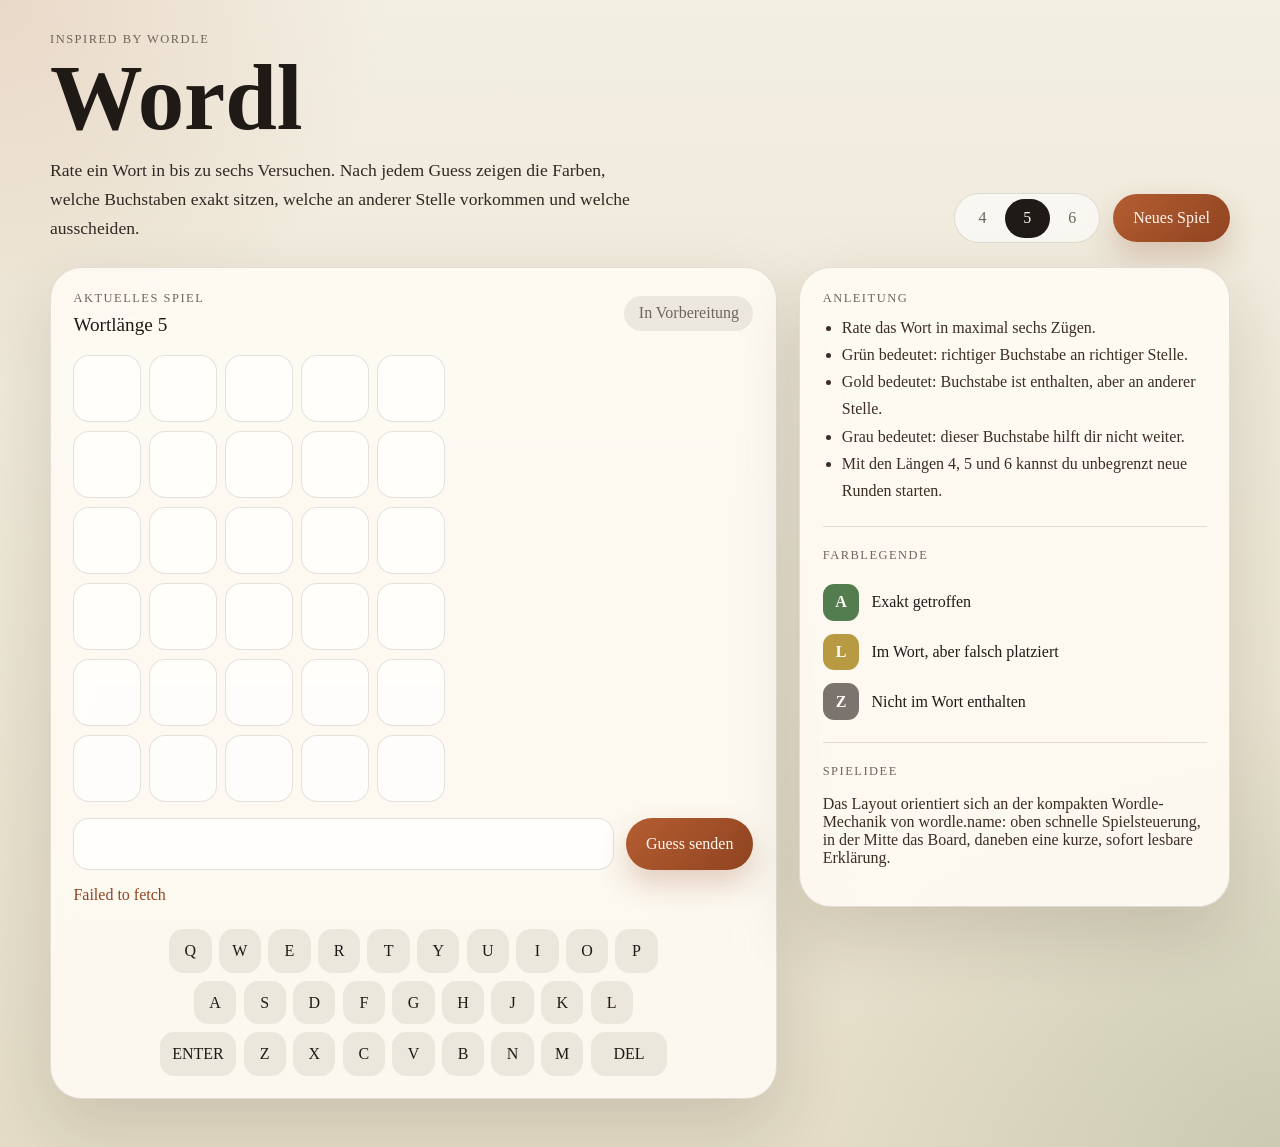
<file: wordl/frontend/src/main/resources/static/index.html>
<!DOCTYPE html>
<html lang="de">
<head>
    <meta charset="UTF-8">
    <meta name="viewport" content="width=device-width, initial-scale=1.0">
    <title>Wordl</title>
    <link rel="stylesheet" href="styles.css">
</head>
<body>
<main class="shell">
    <section class="hero">
        <div class="hero__copy">
            <p class="eyebrow">Inspired by Wordle</p>
            <h1>Wordl</h1>
            <p class="intro">
                Rate ein Wort in bis zu sechs Versuchen. Nach jedem Guess zeigen die Farben,
                welche Buchstaben exakt sitzen, welche an anderer Stelle vorkommen und welche ausscheiden.
            </p>
        </div>
        <div class="hero__controls">
            <div class="size-picker" id="sizePicker" aria-label="Wortlänge auswählen">
                <button class="chip chip--active" data-length="4" type="button">4</button>
                <button class="chip" data-length="5" type="button">5</button>
                <button class="chip" data-length="6" type="button">6</button>
            </div>
            <button class="primary-action" id="newGameButton" type="button">Neues Spiel</button>
        </div>
    </section>

    <section class="layout">
        <section class="panel panel--game">
            <div class="panel__meta">
                <div>
                    <p class="meta-label">Aktuelles Spiel</p>
                    <p class="meta-value" id="gameMeta">Lade Spiel ...</p>
                </div>
                <div class="pill" id="statusPill">In Vorbereitung</div>
            </div>

            <div class="board" id="board" aria-label="Spielfeld"></div>

            <form class="guess-form" id="guessForm">
                <label class="sr-only" for="guessInput">Wort eingeben</label>
                <input autocomplete="off" class="guess-form__input" id="guessInput" maxlength="6" spellcheck="false" type="text">
                <button class="guess-form__button" id="submitGuessButton" type="submit">Guess senden</button>
            </form>

            <p class="status-message" id="statusMessage">Starte ein neues Spiel, um direkt loszulegen.</p>
            <div class="keyboard" id="keyboard" aria-label="Bildschirmtastatur"></div>
        </section>

        <aside class="panel panel--aside">
            <div class="aside-block">
                <p class="meta-label">Anleitung</p>
                <ul class="rules">
                    <li>Rate das Wort in maximal sechs Zügen.</li>
                    <li>Grün bedeutet: richtiger Buchstabe an richtiger Stelle.</li>
                    <li>Gold bedeutet: Buchstabe ist enthalten, aber an anderer Stelle.</li>
                    <li>Grau bedeutet: dieser Buchstabe hilft dir nicht weiter.</li>
                    <li>Mit den Längen 4, 5 und 6 kannst du unbegrenzt neue Runden starten.</li>
                </ul>
            </div>

            <div class="aside-block legend">
                <p class="meta-label">Farblegende</p>
                <div class="legend-row">
                    <span class="legend-tile legend-tile--correct">A</span>
                    <span>Exakt getroffen</span>
                </div>
                <div class="legend-row">
                    <span class="legend-tile legend-tile--present">L</span>
                    <span>Im Wort, aber falsch platziert</span>
                </div>
                <div class="legend-row">
                    <span class="legend-tile legend-tile--absent">Z</span>
                    <span>Nicht im Wort enthalten</span>
                </div>
            </div>

            <div class="aside-block aside-block--accent">
                <p class="meta-label">Spielidee</p>
                <p>
                    Das Layout orientiert sich an der kompakten Wordle-Mechanik von
                    wordle.name: oben schnelle Spielsteuerung, in der Mitte das Board,
                    daneben eine kurze, sofort lesbare Erklärung.
                </p>
            </div>
        </aside>
    </section>
</main>

<script src="app.js"></script>
</body>
</html>
</file>
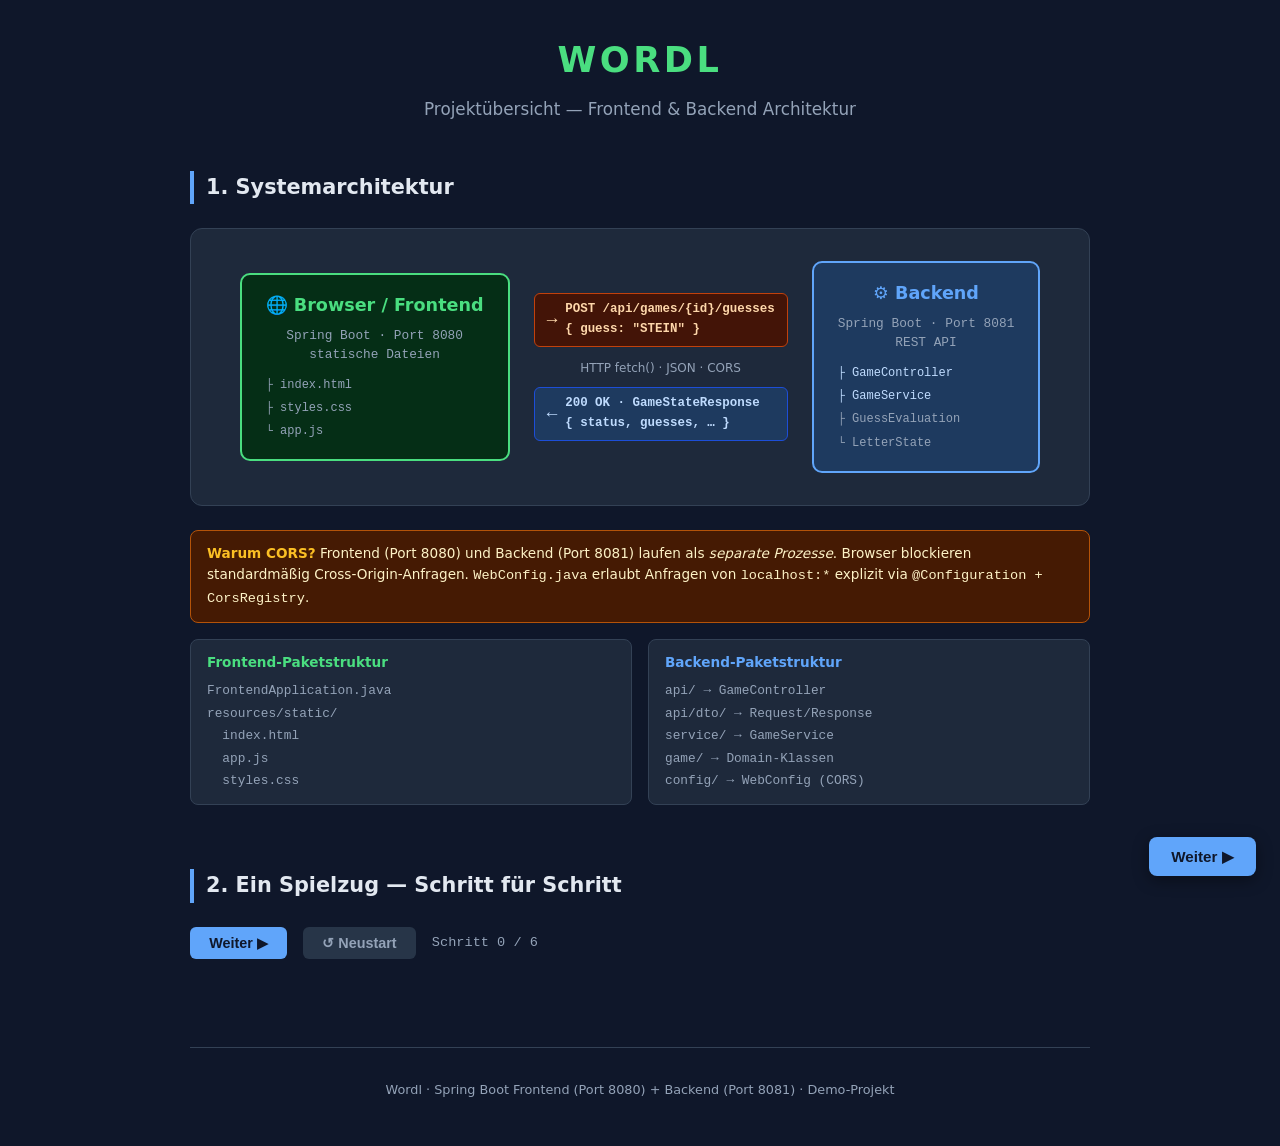
<file: wordl/docs/overview.html>
<!DOCTYPE html>
<html lang="de">
<head>
  <meta charset="UTF-8">
  <meta name="viewport" content="width=device-width, initial-scale=1.0">
  <title>Wordl — Projektübersicht</title>
  <style>
    *, *::before, *::after { box-sizing: border-box; margin: 0; padding: 0; }

    :root {
      --bg: #0f172a;
      --surface: #1e293b;
      --surface-2: #273548;
      --border: #334155;
      --text: #e2e8f0;
      --text-muted: #94a3b8;
      --green: #4ade80;
      --green-bg: #052e16;
      --green-border: #166534;
      --blue: #60a5fa;
      --blue-bg: #1e3a5f;
      --blue-border: #1d4ed8;
      --orange: #fb923c;
      --orange-bg: #431407;
      --orange-border: #c2410c;
      --yellow: #fbbf24;
      --yellow-bg: #451a03;
      --yellow-border: #b45309;
      --purple: #a78bfa;
      --red: #f87171;
      --correct: #538d4e;
      --present: #b59f3b;
      --absent: #3a3a3c;
      --font-mono: 'Courier New', Courier, monospace;
      --orange-text: #fed7aa;
      --blue-text: #bfdbfe;
      --yellow-text: #fef3c7;
    }

    body {
      background: var(--bg);
      color: var(--text);
      font-family: system-ui, sans-serif;
      line-height: 1.6;
      padding: 2rem 1rem;
    }

    .page {
      max-width: 900px;
      margin: 0 auto;
    }

    header {
      text-align: center;
      margin-bottom: 3rem;
    }

    header h1 {
      font-size: 2.2rem;
      font-weight: 800;
      letter-spacing: 0.1em;
      color: var(--green);
    }

    header p {
      color: var(--text-muted);
      margin-top: 0.5rem;
      font-size: 1.05rem;
    }

    section {
      margin-bottom: 4rem;
    }

    section > h2 {
      font-size: 1.3rem;
      font-weight: 700;
      color: var(--text);
      border-left: 4px solid var(--blue);
      padding-left: 0.75rem;
      margin-bottom: 1.5rem;
    }

    /* ── Architekturdiagramm ────────────────────────────── */
    .arch-diagram {
      display: flex;
      align-items: center;
      justify-content: center;
      gap: 1.5rem;
      flex-wrap: wrap;
      padding: 2rem;
      background: var(--surface);
      border: 1px solid var(--border);
      border-radius: 12px;
      margin-bottom: 1.5rem;
    }

    .arch-box {
      border-radius: 10px;
      padding: 1rem 1.5rem;
      min-width: 180px;
      text-align: center;
    }

    .arch-box--frontend {
      background: var(--green-bg);
      border: 2px solid var(--green);
    }

    .arch-box--backend {
      background: var(--blue-bg);
      border: 2px solid var(--blue);
    }

    .arch-box__title {
      font-size: 1.1rem;
      font-weight: 700;
      margin-bottom: 0.4rem;
    }

    .arch-box--frontend .arch-box__title { color: var(--green); }
    .arch-box--backend  .arch-box__title { color: var(--blue); }

    .arch-box__detail {
      font-size: 0.8rem;
      color: var(--text-muted);
      font-family: var(--font-mono);
      line-height: 1.5;
    }

    .arch-box__layers {
      margin-top: 0.6rem;
      font-size: 0.75rem;
      font-family: var(--font-mono);
      text-align: left;
      color: var(--text-muted);
    }

    .arch-box__layers span {
      display: block;
      padding: 2px 0;
    }

    .arch-box__layers span::before { content: "├ "; }
    .arch-box__layers span:last-child::before { content: "└ "; }

    .arch-arrows {
      display: flex;
      flex-direction: column;
      gap: 0.5rem;
      align-items: stretch;
      min-width: 220px;
    }

    .arch-arrow {
      display: flex;
      align-items: center;
      gap: 0.5rem;
      border-radius: 6px;
      padding: 0.4rem 0.75rem;
      font-size: 0.78rem;
      font-family: var(--font-mono);
      font-weight: 600;
    }

    .arch-arrow--request {
      background: var(--orange-bg);
      border: 1px solid var(--orange-border);
      color: var(--orange-text);
    }

    .arch-arrow--response {
      background: var(--blue-bg);
      border: 1px solid var(--blue-border);
      color: var(--blue-text);
    }

    .arch-arrow__symbol {
      font-size: 1.1rem;
      flex-shrink: 0;
    }

    .arch-label {
      text-align: center;
      font-size: 0.75rem;
      color: var(--text-muted);
      margin-top: 0.25rem;
    }

    .cors-note {
      background: var(--yellow-bg);
      border: 1px solid var(--yellow-border);
      border-radius: 8px;
      padding: 0.75rem 1rem;
      font-size: 0.85rem;
      color: var(--yellow-text);
    }

    .cors-note strong { color: var(--yellow); }

    .package-grid {
      display: grid;
      grid-template-columns: 1fr 1fr;
      gap: 1rem;
      margin-top: 1rem;
    }

    .package-box {
      background: var(--surface);
      border: 1px solid var(--border);
      border-radius: 8px;
      padding: 0.75rem 1rem;
      font-size: 0.8rem;
      font-family: var(--font-mono);
    }

    .package-box__title {
      font-weight: 700;
      margin-bottom: 0.4rem;
      font-family: system-ui, sans-serif;
      font-size: 0.85rem;
    }

    .package-box--frontend .package-box__title { color: var(--green); }
    .package-box--backend  .package-box__title { color: var(--blue); }

    .package-box span {
      display: block;
      color: var(--text-muted);
      padding: 1px 0;
    }

    .arch-layer--highlight { color: var(--blue-text); }

    /* ── Request Flow ──────────────────────────────────── */
    .flow-controls {
      display: flex;
      align-items: center;
      gap: 1rem;
      margin-bottom: 1.5rem;
    }

    .flow-btn-fixed {
      position: fixed;
      bottom: 1.5rem;
      right: 1.5rem;
      background: var(--blue);
      color: #0f172a;
      border: none;
      border-radius: 8px;
      padding: 0.65rem 1.4rem;
      font-size: 0.95rem;
      font-weight: 700;
      cursor: pointer;
      box-shadow: 0 4px 16px rgba(0,0,0,0.4);
      z-index: 100;
      transition: opacity 0.15s;
    }

    .flow-btn-fixed:disabled { opacity: 0.25; cursor: not-allowed; }

    .flow-btn {
      background: var(--blue);
      color: #0f172a;
      border: none;
      border-radius: 6px;
      padding: 0.5rem 1.2rem;
      font-size: 0.9rem;
      font-weight: 700;
      cursor: pointer;
      transition: opacity 0.15s;
    }

    .flow-btn:disabled { opacity: 0.35; cursor: not-allowed; }
    .flow-btn--reset { background: var(--surface-2); color: var(--text-muted); }

    .flow-counter {
      font-size: 0.85rem;
      color: var(--text-muted);
      font-family: var(--font-mono);
    }

    .flow-steps {
      display: flex;
      flex-direction: column;
      gap: 1rem;
    }

    .flow-step {
      display: none;
      background: var(--surface);
      border: 1px solid var(--border);
      border-radius: 10px;
      overflow: hidden;
      animation: fadeSlide 0.3s ease;
    }

    .flow-step.visible { display: block; }

    @keyframes fadeSlide {
      from { opacity: 0; transform: translateY(8px); }
      to   { opacity: 1; transform: translateY(0); }
    }

    .flow-step__header {
      display: flex;
      align-items: center;
      gap: 0.75rem;
      padding: 0.65rem 1rem;
      background: var(--surface-2);
      border-bottom: 1px solid var(--border);
    }

    .flow-step__num {
      width: 1.6rem;
      height: 1.6rem;
      border-radius: 50%;
      display: flex;
      align-items: center;
      justify-content: center;
      font-size: 0.75rem;
      font-weight: 800;
      flex-shrink: 0;
    }

    .flow-step__title {
      font-weight: 600;
      font-size: 0.95rem;
    }

    .flow-step__desc {
      padding: 0.75rem 1rem;
      font-size: 0.85rem;
      color: var(--text-muted);
      border-bottom: 1px solid var(--border);
    }

    .flow-step__code {
      padding: 0.75rem 1rem;
      font-family: var(--font-mono);
      font-size: 0.8rem;
      line-height: 1.7;
      overflow-x: auto;
      white-space: pre;
    }

    /* Farben pro Schritt */
    .flow-step:nth-child(1) .flow-step__num { background: #4ade8033; color: var(--green); }
    .flow-step:nth-child(2) .flow-step__num { background: #fbbf2433; color: var(--yellow); }
    .flow-step:nth-child(3) .flow-step__num { background: #fb923c33; color: var(--orange); }
    .flow-step:nth-child(4) .flow-step__num { background: #60a5fa33; color: var(--blue); }
    .flow-step:nth-child(5) .flow-step__num { background: #a78bfa33; color: var(--purple); }
    .flow-step:nth-child(6) .flow-step__num { background: #4ade8033; color: var(--green); }

    /* Syntax-Highlight-Hilfsklassen */
    .kw  { color: #c084fc; }   /* keyword */
    .fn  { color: #60a5fa; }   /* function/method */
    .str { color: #4ade80; }   /* string */
    .num { color: #fb923c; }   /* number/type */
    .cm  { color: #64748b; }   /* comment */
    .ann { color: #fbbf24; }   /* annotation */

    footer {
      text-align: center;
      color: var(--text-muted);
      font-size: 0.8rem;
      padding: 2rem 0 1rem;
      border-top: 1px solid var(--border);
      margin-top: 2rem;
    }
  </style>
</head>
<body>
  <div class="page">
    <header>
      <h1>WORDL</h1>
      <p>Projektübersicht — Frontend &amp; Backend Architektur</p>
    </header>

    <section id="architecture">
      <h2>1. Systemarchitektur</h2>
      <div class="arch-diagram">
        <div class="arch-box arch-box--frontend">
          <div class="arch-box__title">🌐 Browser / Frontend</div>
          <div class="arch-box__detail">Spring Boot · Port 8080<br>statische Dateien</div>
          <div class="arch-box__layers">
            <span>index.html</span>
            <span>styles.css</span>
            <span>app.js</span>
          </div>
        </div>

        <div class="arch-arrows">
          <div class="arch-arrow arch-arrow--request">
            <span class="arch-arrow__symbol">→</span>
            <span>POST /api/games/{id}/guesses<br>{ guess: "STEIN" }</span>
          </div>
          <div class="arch-label">HTTP fetch() · JSON · CORS</div>
          <div class="arch-arrow arch-arrow--response">
            <span class="arch-arrow__symbol">←</span>
            <span>200 OK · GameStateResponse<br>{ status, guesses, … }</span>
          </div>
        </div>

        <div class="arch-box arch-box--backend">
          <div class="arch-box__title">⚙️ Backend</div>
          <div class="arch-box__detail">Spring Boot · Port 8081<br>REST API</div>
          <div class="arch-box__layers">
            <span class="arch-layer--highlight">GameController</span>
            <span class="arch-layer--highlight">GameService</span>
            <span>GuessEvaluation</span>
            <span>LetterState</span>
          </div>
        </div>
      </div>

      <div class="cors-note">
        <strong>Warum CORS?</strong> Frontend (Port 8080) und Backend (Port 8081) laufen als
        <em>separate Prozesse</em>. Browser blockieren standardmäßig Cross-Origin-Anfragen.
        <code>WebConfig.java</code> erlaubt Anfragen von <code>localhost:*</code> explizit via
        <code>@Configuration + CorsRegistry</code>.
      </div>

      <div class="package-grid">
        <div class="package-box package-box--frontend">
          <div class="package-box__title">Frontend-Paketstruktur</div>
          <span>FrontendApplication.java</span>
          <span>resources/static/</span>
          <span>&nbsp;&nbsp;index.html</span>
          <span>&nbsp;&nbsp;app.js</span>
          <span>&nbsp;&nbsp;styles.css</span>
        </div>
        <div class="package-box package-box--backend">
          <div class="package-box__title">Backend-Paketstruktur</div>
          <span>api/ → GameController</span>
          <span>api/dto/ → Request/Response</span>
          <span>service/ → GameService</span>
          <span>game/ → Domain-Klassen</span>
          <span>config/ → WebConfig (CORS)</span>
        </div>
      </div>
    </section>

    <section id="flow">
      <h2>2. Ein Spielzug — Schritt für Schritt</h2>
      <div class="flow-controls">
        <button class="flow-btn" id="btnNext" onclick="flowNext()">Weiter ▶</button>
        <button class="flow-btn flow-btn--reset" id="btnReset" onclick="flowReset()">↺ Neustart</button>
        <span class="flow-counter" id="flowCounter">Schritt 0 / 6</span>
      </div>

      <div class="flow-steps" id="flowSteps">

        <!-- Schritt 1 -->
        <div class="flow-step" data-step="1">
          <div class="flow-step__header">
            <div class="flow-step__num">1</div>
            <div class="flow-step__title">Spieler drückt ENTER</div>
          </div>
          <div class="flow-step__desc">
            Der Tastendruck landet im globalen <code>keydown</code>-Listener in <code>app.js</code>.
            Er ruft <code>handleInput("Enter")</code> auf, was wiederum <code>submitGuess()</code> auslöst.
          </div>
          <div class="flow-step__code"><span class="cm">// app.js — globaler Tastatur-Listener</span>
<span class="kw">document</span>.addEventListener(<span class="str">"keydown"</span>, (event) => {
  <span class="kw">if</span> (event.metaKey || event.ctrlKey || event.altKey) <span class="kw">return</span>;
  <span class="kw">if</span> (document.activeElement === elements.guessInput) {
    <span class="kw">if</span> (event.key === <span class="str">"Enter"</span>) {
      event.preventDefault();
      <span class="fn">submitGuess</span>();   <span class="cm">// ← hier geht's weiter</span>
    }
    <span class="kw">return</span>;
  }
  <span class="fn">handleInput</span>(event.key);
});</div>
        </div>

        <!-- Schritt 2 -->
        <div class="flow-step" data-step="2">
          <div class="flow-step__header">
            <div class="flow-step__num">2</div>
            <div class="flow-step__title">fetch() sendet HTTP POST</div>
          </div>
          <div class="flow-step__desc">
            <code>submitGuess()</code> baut einen JSON-Body und sendet ihn per
            <code>fetch()</code> an das Backend. Die Funktion ist <code>async</code> —
            der Browser wartet auf die Antwort ohne die Seite zu blockieren.
          </div>
          <div class="flow-step__code"><span class="cm">// app.js — submitGuess()</span>
<span class="kw">async function</span> <span class="fn">submitGuess</span>() {
  <span class="fn">setBusy</span>(<span class="kw">true</span>);
  <span class="kw">try</span> {
    state.game = <span class="kw">await</span> <span class="fn">requestJson</span>(
      <span class="str">`/games/<span class="num">${state.game.gameId}</span>/guesses`</span>,
      { method: <span class="str">"POST"</span>, body: <span class="num">JSON</span>.stringify({ guess: state.currentGuess }) }
    );
    <span class="cm">// → POST http://localhost:8081/api/games/{uuid}/guesses</span>
    <span class="cm">// → Body: { "guess": "STEIN" }</span>
  } <span class="kw">finally</span> {
    <span class="fn">setBusy</span>(<span class="kw">false</span>);
    <span class="fn">render</span>();
  }
}</div>
        </div>

        <!-- Schritt 3 -->
        <div class="flow-step" data-step="3">
          <div class="flow-step__header">
            <div class="flow-step__num">3</div>
            <div class="flow-step__title">GameController empfängt den Request</div>
          </div>
          <div class="flow-step__desc">
            Spring Boot deserialisiert den JSON-Body automatisch in ein <code>GuessRequest</code>-Record.
            <code>@PathVariable</code> liest die UUID aus der URL. Der Controller delegiert sofort an den Service.
          </div>
          <div class="flow-step__code"><span class="cm">// GameController.java</span>
<span class="ann">@PostMapping</span>(<span class="str">"/{gameId}/guesses"</span>)
<span class="kw">public</span> <span class="num">GameStateResponse</span> <span class="fn">submitGuess</span>(
        <span class="ann">@PathVariable</span> <span class="num">UUID</span> gameId,
        <span class="ann">@RequestBody</span> <span class="num">GuessRequest</span> request) {
    <span class="cm">// GuessRequest = record { String guess; }</span>
    <span class="kw">return</span> gameService.<span class="fn">submitGuess</span>(gameId, request);
}</div>
        </div>

        <!-- Schritt 4 -->
        <div class="flow-step" data-step="4">
          <div class="flow-step__header">
            <div class="flow-step__num">4</div>
            <div class="flow-step__title">GameService bewertet den Rateversuch</div>
          </div>
          <div class="flow-step__desc">
            <code>evaluateGuess()</code> vergleicht Buchstaben in zwei Durchläufen:
            zuerst alle exakten Treffer (<code>CORRECT</code>), dann die Buchstaben
            im falschen Feld (<code>PRESENT</code>), der Rest bleibt <code>ABSENT</code>.
          </div>
          <div class="flow-step__code"><span class="cm">// GameService.java — evaluateGuess()</span>
<span class="num">GuessEvaluation</span> <span class="fn">evaluateGuess</span>(<span class="num">String</span> guess, <span class="num">String</span> solution) {
  <span class="cm">// 1. Alle Buchstaben zunächst ABSENT</span>
  List&lt;<span class="num">LetterEvaluation</span>&gt; letters = <span class="kw">new</span> <span class="fn">ArrayList</span>&lt;&gt;(guess.length());
  <span class="kw">for</span> (<span class="kw">int</span> i = 0; i &lt; guess.length(); i++)
    letters.<span class="fn">add</span>(<span class="kw">new</span> <span class="num">LetterEvaluation</span>(<span class="num">String</span>.valueOf(guess.<span class="fn">charAt</span>(i)), <span class="num">LetterState</span>.ABSENT));

  <span class="cm">// 2. Erster Durchlauf: CORRECT markieren</span>
  Map&lt;<span class="num">Character</span>, <span class="num">Integer</span>&gt; remaining = <span class="kw">new</span> <span class="fn">HashMap</span>&lt;&gt;();
  <span class="kw">for</span> (<span class="kw">int</span> i = 0; i &lt; solution.length(); i++) {
    <span class="kw">if</span> (solution.<span class="fn">charAt</span>(i) == guess.<span class="fn">charAt</span>(i))
      letters.<span class="fn">set</span>(i, <span class="kw">new</span> <span class="num">LetterEvaluation</span>(<span class="num">String</span>.valueOf(guess.<span class="fn">charAt</span>(i)), <span class="num">LetterState</span>.CORRECT));
    <span class="kw">else</span>
      remaining.<span class="fn">merge</span>(solution.<span class="fn">charAt</span>(i), 1, Integer::<span class="fn">sum</span>);
  }
  <span class="cm">// 3. Zweiter Durchlauf: PRESENT (Buchstabe falsch platziert)</span>
  <span class="kw">for</span> (<span class="kw">int</span> i = 0; i &lt; guess.length(); i++) {
    <span class="kw">if</span> (letters.<span class="fn">get</span>(i).state() == <span class="num">LetterState</span>.CORRECT) <span class="kw">continue</span>;
    <span class="kw">int</span> rem = remaining.<span class="fn">getOrDefault</span>(guess.<span class="fn">charAt</span>(i), 0);
    <span class="kw">if</span> (rem &gt; 0) {
      letters.<span class="fn">set</span>(i, <span class="kw">new</span> <span class="num">LetterEvaluation</span>(<span class="num">String</span>.valueOf(guess.<span class="fn">charAt</span>(i)), <span class="num">LetterState</span>.PRESENT));
      remaining.<span class="fn">put</span>(guess.<span class="fn">charAt</span>(i), rem - 1);
    }
  }
  <span class="kw">return new</span> <span class="num">GuessEvaluation</span>(guess, List.<span class="fn">copyOf</span>(letters));
}</div>
        </div>

        <!-- Schritt 5 -->
        <div class="flow-step" data-step="5">
          <div class="flow-step__header">
            <div class="flow-step__num">5</div>
            <div class="flow-step__title">GameStateResponse wird als JSON zurückgesendet</div>
          </div>
          <div class="flow-step__desc">
            Spring Boot serialisiert das Java-Record automatisch zu JSON.
            <code>solution</code> ist nur enthalten, wenn das Spiel bereits beendet ist —
            sonst <code>null</code>, damit das Lösungswort verborgen bleibt.
          </div>
          <div class="flow-step__code"><span class="cm">// GameStateResponse.java — Record (automatisch JSON-serialisierbar)</span>
<span class="kw">public record</span> <span class="num">GameStateResponse</span>(
    <span class="num">UUID</span>                  gameId,
    <span class="kw">int</span>                   wordLength,
    <span class="kw">int</span>                   maxAttempts,
    <span class="kw">int</span>                   attemptCount,
    <span class="num">GameStatus</span>            status,      <span class="cm">// IN_PROGRESS | WON | LOST</span>
    List&lt;<span class="num">GuessEvaluation</span>&gt; guesses,
    <span class="num">String</span>                message,
    <span class="num">String</span>                solution     <span class="cm">// null solange IN_PROGRESS</span>
) {}

<span class="cm">// Beispiel-JSON-Antwort:</span>
<span class="cm">// {</span>
<span class="cm">//   "gameId": "a1b2-...",</span>
<span class="cm">//   "status": "IN_PROGRESS",</span>
<span class="cm">//   "attemptCount": 1,</span>
<span class="cm">//   "guesses": [{ "word": "STEIN",</span>
<span class="cm">//     "letters": [</span>
<span class="cm">//       {"letter":"S","state":"ABSENT"},</span>
<span class="cm">//       {"letter":"T","state":"CORRECT"},</span>
<span class="cm">//       {"letter":"E","state":"PRESENT"},</span>
<span class="cm">//       {"letter":"I","state":"ABSENT"},</span>
<span class="cm">//       {"letter":"N","state":"ABSENT"}</span>
<span class="cm">//     ]}],</span>
<span class="cm">//   "solution": null</span>
<span class="cm">// }</span></div>
        </div>

        <!-- Schritt 6 -->
        <div class="flow-step" data-step="6">
          <div class="flow-step__header">
            <div class="flow-step__num">6</div>
            <div class="flow-step__title">renderBoard() malt die farbigen Kacheln</div>
          </div>
          <div class="flow-step__desc">
            Der Browser empfängt die JSON-Antwort. <code>state.game</code> wird aktualisiert,
            dann ruft <code>render()</code> alle Darstellungsfunktionen auf.
            <code>renderBoard()</code> erstellt DOM-Elemente für jede Kachel mit CSS-Klassen
            <code>tile--correct</code>, <code>tile--present</code> oder <code>tile--absent</code>.
          </div>
          <div class="flow-step__code"><span class="cm">// app.js — renderBoard() (vereinfacht)</span>
<span class="kw">function</span> <span class="fn">renderBoard</span>() {
  elements.board.innerHTML = <span class="str">""</span>;
  <span class="kw">for</span> (<span class="kw">let</span> row = 0; row &lt; MAX_ATTEMPTS; row++) {
    <span class="kw">const</span> pastGuess = state.game?.guesses?.[row];
    <span class="kw">for</span> (<span class="kw">let</span> col = 0; col &lt; wordLength; col++) {
      <span class="kw">if</span> (pastGuess) {
        <span class="kw">const</span> ev = pastGuess.letters[col];
        <span class="cm">// ev.state = "CORRECT" | "PRESENT" | "ABSENT"</span>
        row.<span class="fn">append</span>(<span class="fn">createTile</span>(ev.letter, ev.state, <span class="cm">/*revealed=*/</span><span class="kw">true</span>));
      }
    }
  }
}

<span class="cm">// createTile setzt die CSS-Klassen:</span>
<span class="cm">// tile--correct  → grün  (richtiger Buchstabe, richtige Position)</span>
<span class="cm">// tile--present  → gelb  (Buchstabe im Wort, falsche Position)</span>
<span class="cm">// tile--absent   → grau  (Buchstabe nicht im Wort)</span>

<span class="cm">// Visuelles Ergebnis für "STEIN" (Lösung: "TINTE"):</span>
<span class="kw">const</span> demo = [
  { letter: <span class="str">"S"</span>, bg: <span class="str">"#3a3a3c"</span> }, <span class="cm">// ABSENT</span>
  { letter: <span class="str">"T"</span>, bg: <span class="str">"#b59f3b"</span> }, <span class="cm">// PRESENT ~</span>
  { letter: <span class="str">"E"</span>, bg: <span class="str">"#b59f3b"</span> }, <span class="cm">// PRESENT ~</span>
  { letter: <span class="str">"I"</span>, bg: <span class="str">"#b59f3b"</span> }, <span class="cm">// PRESENT ~</span>
  { letter: <span class="str">"N"</span>, bg: <span class="str">"#b59f3b"</span> }, <span class="cm">// PRESENT ~</span>
];</div>
        </div>

      </div><!-- /.flow-steps -->
    </section>

    <footer>
      Wordl · Spring Boot Frontend (Port 8080) + Backend (Port 8081) · Demo-Projekt
    </footer>
  </div>

  <button class="flow-btn-fixed" id="btnNextFixed" onclick="flowNext()">Weiter ▶</button>

  <script>
    let currentStep = 0;
    const TOTAL_STEPS = 6;

    function flowNext() {
      if (currentStep >= TOTAL_STEPS) return;
      currentStep++;
      document.querySelector(`[data-step="${currentStep}"]`).classList.add('visible');
      updateControls();
    }

    function flowReset() {
      currentStep = 0;
      document.querySelectorAll('.flow-step').forEach(el => el.classList.remove('visible'));
      updateControls();
      document.getElementById('flowSteps').scrollIntoView({ behavior: 'smooth', block: 'start' });
    }

    function updateControls() {
      const done = currentStep >= TOTAL_STEPS;
      document.getElementById('btnNext').disabled = done;
      document.getElementById('btnNextFixed').disabled = done;
      document.getElementById('flowCounter').textContent =
        `Schritt ${currentStep} / ${TOTAL_STEPS}`;
    }

    updateControls();
  </script>
</body>
</html>
</file>
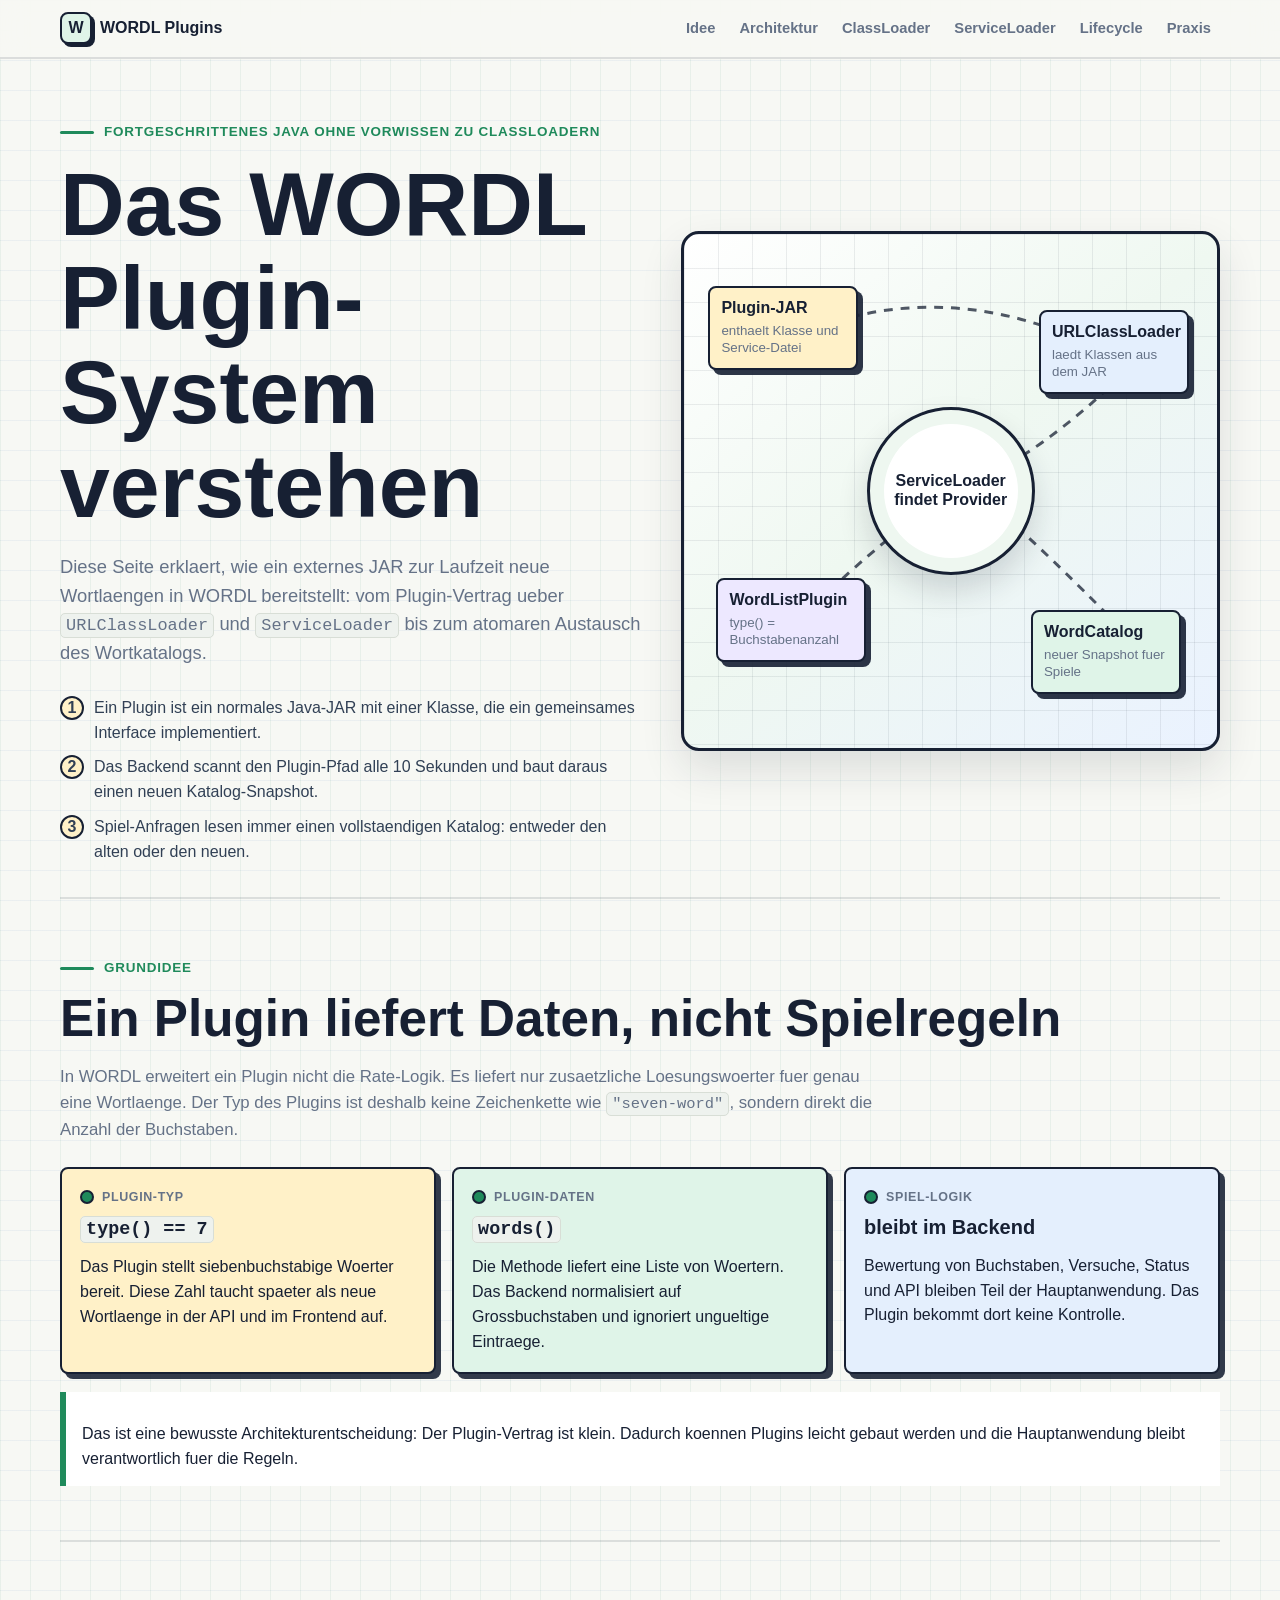
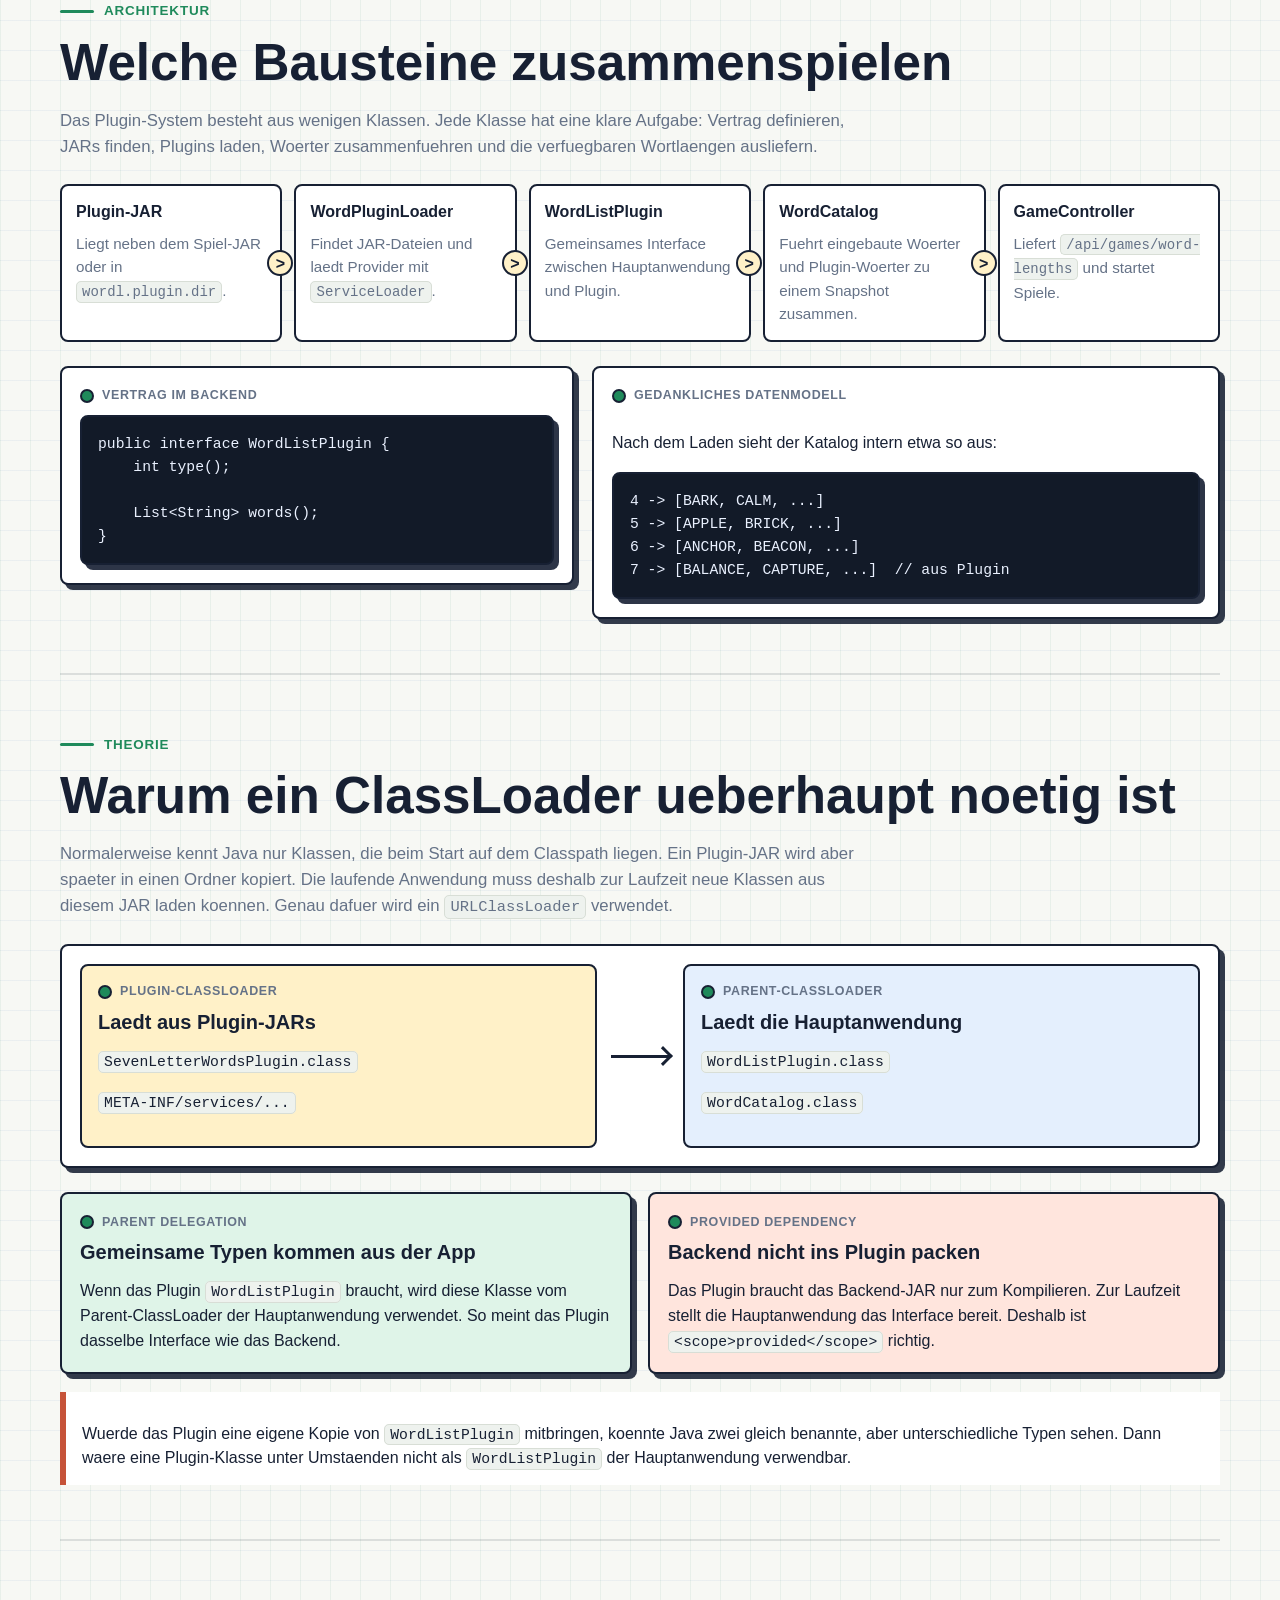
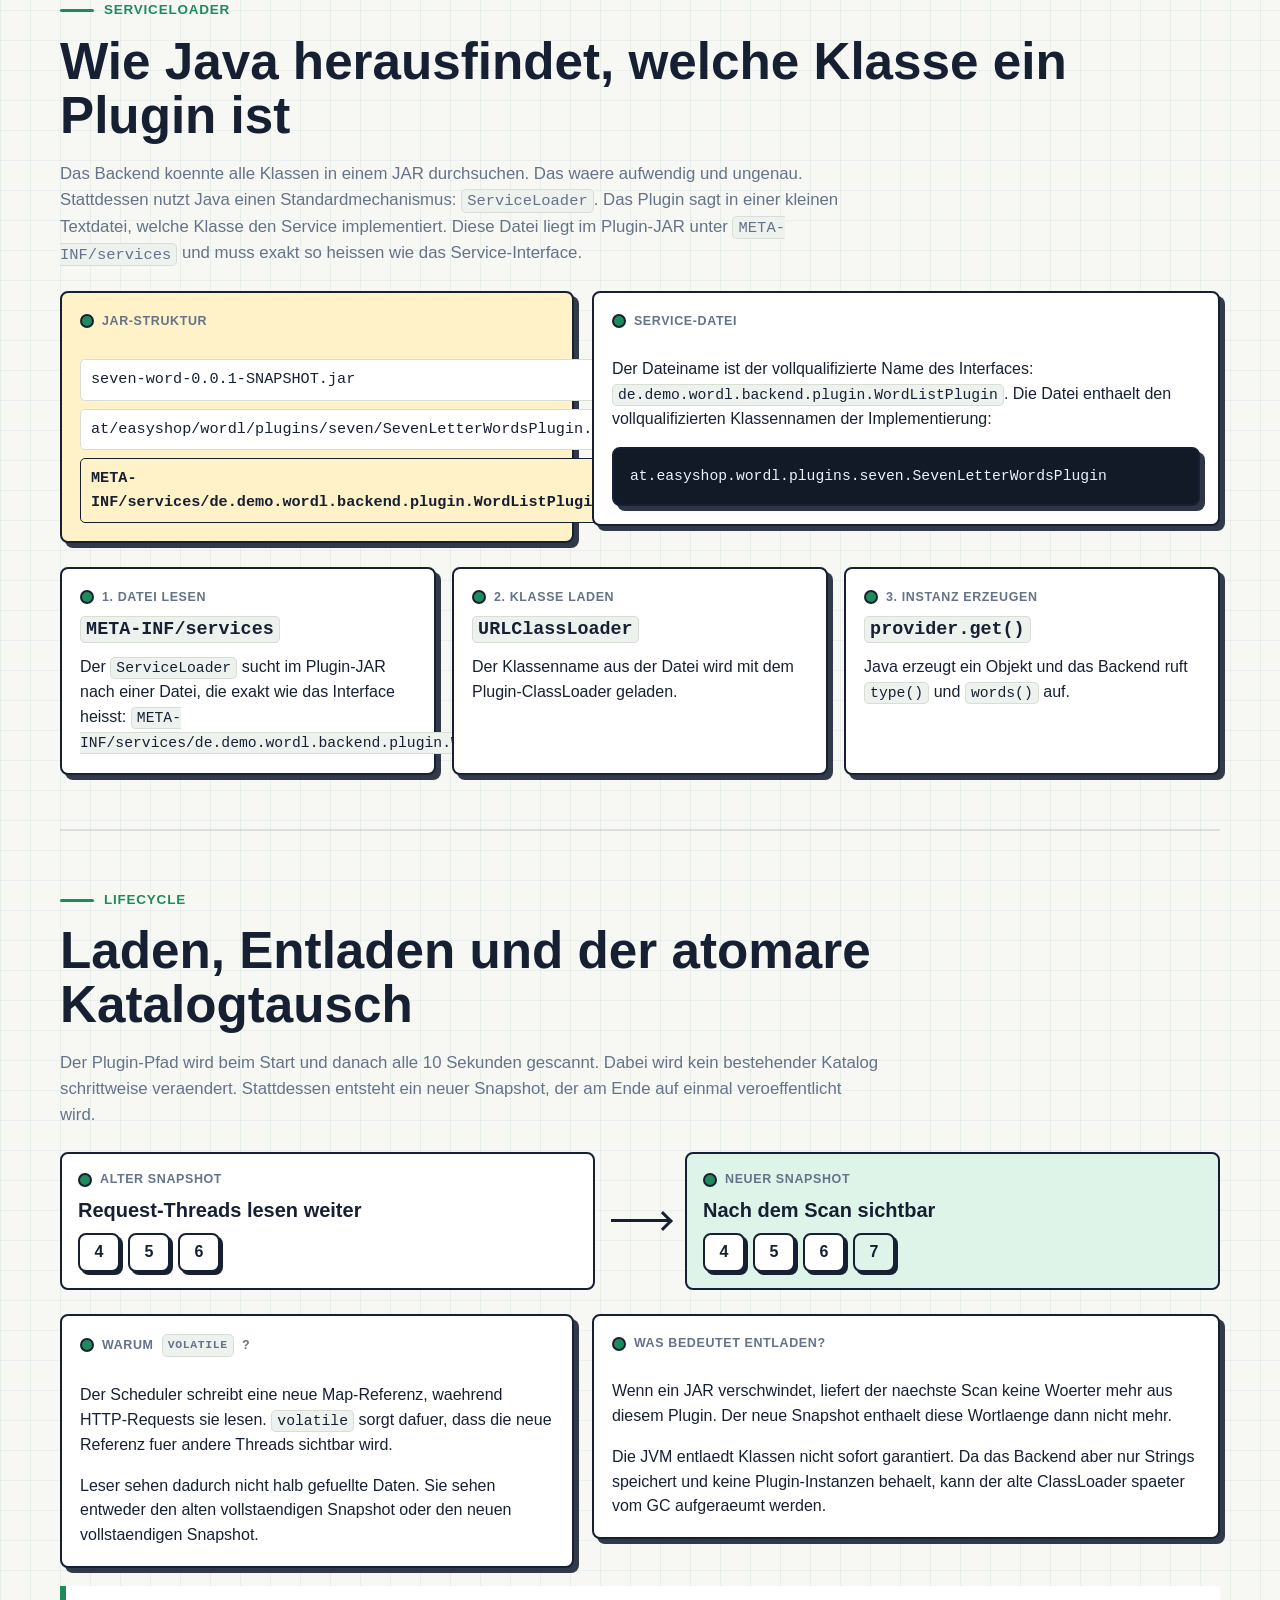
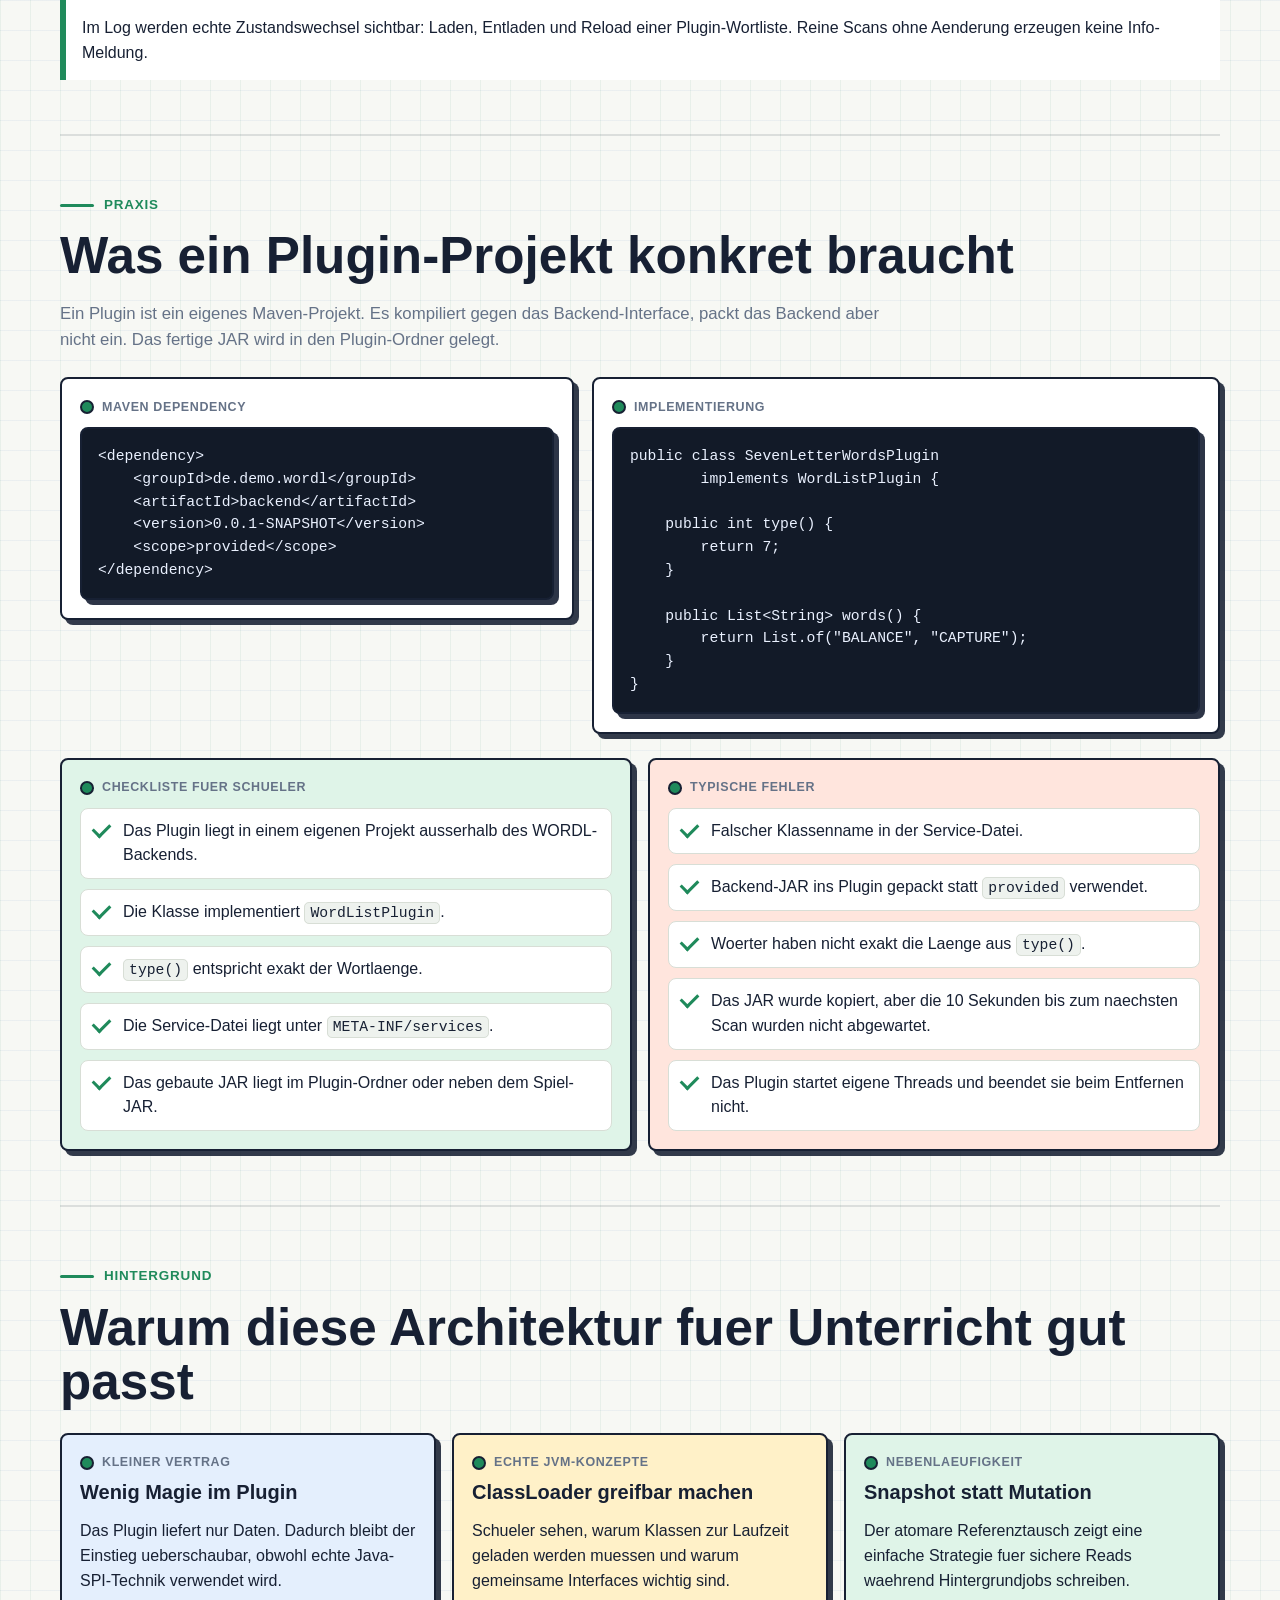
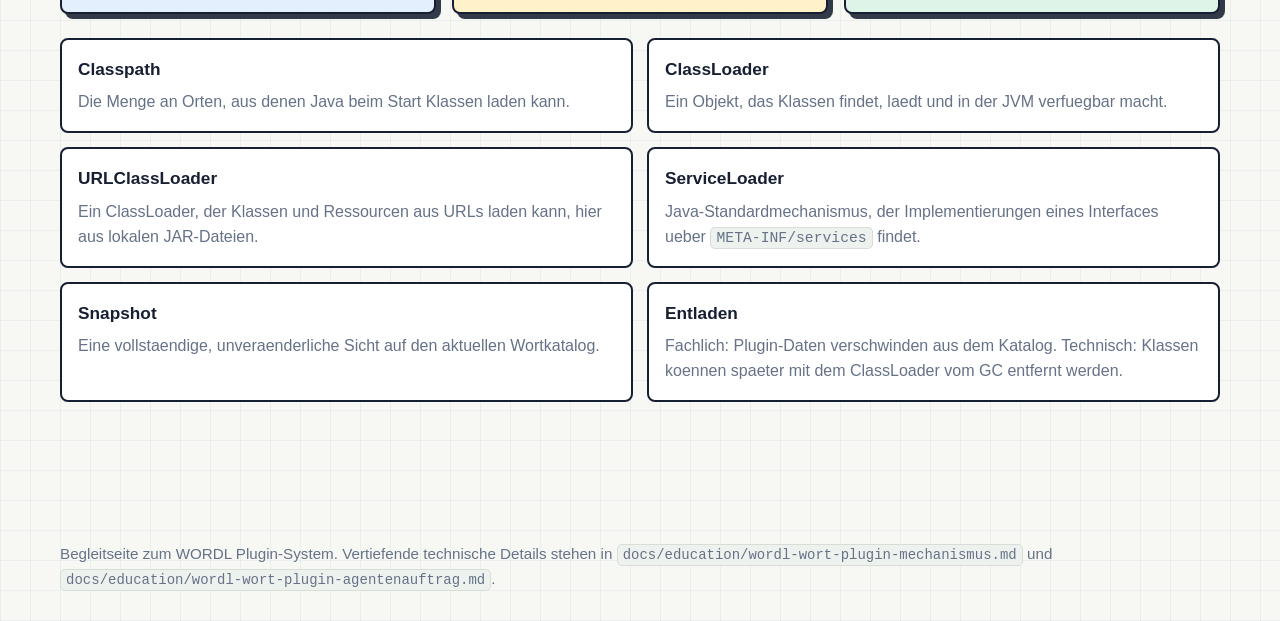
<file: wordl/docs/education/wordl-plugin-system-erklaerung.html>
<!doctype html>
<html lang="de">
<head>
    <meta charset="utf-8">
    <meta name="viewport" content="width=device-width, initial-scale=1">
    <title>WORDL Plugin-System verstehen</title>
    <style>
        :root {
            --ink: #172033;
            --muted: #657287;
            --paper: #f7f8f4;
            --panel: #ffffff;
            --line: #d8ded6;
            --green: #1f8a5b;
            --green-soft: #dff4e8;
            --blue: #2864a8;
            --blue-soft: #e4effd;
            --coral: #c65339;
            --coral-soft: #ffe5dd;
            --gold: #ad7d13;
            --gold-soft: #fff1c8;
            --violet: #6653a6;
            --violet-soft: #ede8ff;
            --shadow: 0 18px 42px rgba(23, 32, 51, 0.12);
            --radius: 8px;
        }

        * {
            box-sizing: border-box;
        }

        html {
            scroll-behavior: smooth;
        }

        body {
            margin: 0;
            color: var(--ink);
            background:
                linear-gradient(90deg, rgba(31, 138, 91, 0.07) 1px, transparent 1px),
                linear-gradient(180deg, rgba(40, 100, 168, 0.06) 1px, transparent 1px),
                var(--paper);
            background-size: 30px 30px;
            font-family: "Trebuchet MS", "Segoe UI", sans-serif;
            line-height: 1.55;
        }

        a {
            color: var(--blue);
            font-weight: 800;
            text-decoration-thickness: 2px;
            text-underline-offset: 4px;
        }

        code {
            background: #eef2ee;
            border: 1px solid var(--line);
            border-radius: 5px;
            padding: 0.12rem 0.32rem;
            font-family: "JetBrains Mono", "Cascadia Code", Consolas, monospace;
            font-size: 0.92em;
        }

        pre {
            margin: 0;
            overflow-x: auto;
            border: 2px solid var(--ink);
            border-radius: var(--radius);
            background: #121a28;
            color: #eaf1ff;
            padding: 16px;
            box-shadow: 5px 5px 0 rgba(23, 32, 51, 0.9);
        }

        pre code {
            background: transparent;
            border: 0;
            border-radius: 0;
            color: inherit;
            padding: 0;
        }

        .page-nav {
            position: sticky;
            top: 0;
            z-index: 20;
            display: flex;
            justify-content: center;
            border-bottom: 2px solid rgba(23, 32, 51, 0.12);
            background: rgba(247, 248, 244, 0.92);
            backdrop-filter: blur(12px);
        }

        .page-nav__inner {
            width: min(1160px, calc(100% - 32px));
            display: flex;
            gap: 10px;
            align-items: center;
            justify-content: space-between;
            padding: 10px 0;
        }

        .brand {
            display: inline-flex;
            align-items: center;
            gap: 8px;
            color: var(--ink);
            font-weight: 900;
            text-decoration: none;
        }

        .brand-mark {
            width: 32px;
            height: 32px;
            display: grid;
            place-items: center;
            border: 2px solid var(--ink);
            border-radius: var(--radius);
            background: var(--green-soft);
            box-shadow: 3px 3px 0 var(--ink);
        }

        .nav-links {
            display: flex;
            gap: 6px;
            flex-wrap: wrap;
            justify-content: flex-end;
        }

        .nav-links a {
            border: 1px solid transparent;
            border-radius: var(--radius);
            color: var(--muted);
            padding: 6px 8px;
            font-size: 0.92rem;
            text-decoration: none;
        }

        .nav-links a:hover {
            border-color: var(--line);
            color: var(--ink);
            background: #fff;
        }

        .hero {
            min-height: 72vh;
            width: min(1160px, calc(100% - 32px));
            margin: 0 auto;
            display: grid;
            grid-template-columns: minmax(0, 1fr) minmax(360px, 0.92fr);
            gap: 36px;
            align-items: center;
            padding: 58px 0 32px;
        }

        .eyebrow {
            display: inline-flex;
            align-items: center;
            gap: 10px;
            margin: 0 0 14px;
            color: var(--green);
            font-size: 0.84rem;
            font-weight: 900;
            letter-spacing: 0.06em;
            text-transform: uppercase;
        }

        .eyebrow::before {
            content: "";
            width: 34px;
            height: 3px;
            border-radius: 999px;
            background: var(--green);
        }

        h1,
        h2,
        h3 {
            letter-spacing: 0;
            line-height: 1.05;
        }

        h1 {
            margin: 0 0 20px;
            max-width: 840px;
            font-size: clamp(3rem, 7vw, 6.8rem);
        }

        h2 {
            margin: 0 0 18px;
            font-size: clamp(2rem, 4vw, 3.2rem);
        }

        h3 {
            margin: 0 0 10px;
            font-size: 1.25rem;
        }

        .lead {
            max-width: 720px;
            margin: 0;
            color: var(--muted);
            font-size: 1.15rem;
        }

        .hero-points {
            display: grid;
            gap: 10px;
            margin-top: 28px;
        }

        .hero-point {
            display: flex;
            gap: 10px;
            align-items: flex-start;
            max-width: 680px;
            color: #314055;
        }

        .hero-point span {
            flex: 0 0 auto;
            width: 24px;
            height: 24px;
            display: grid;
            place-items: center;
            border: 2px solid var(--ink);
            border-radius: 50%;
            background: var(--gold-soft);
            font-weight: 900;
            line-height: 1;
        }

        .stage {
            position: relative;
            min-height: 520px;
            border: 3px solid var(--ink);
            border-radius: 18px;
            background:
                linear-gradient(140deg, #ffffff 0%, #eff8f1 48%, #eaf2ff 100%);
            box-shadow: var(--shadow);
            overflow: hidden;
        }

        .stage::before {
            content: "";
            position: absolute;
            inset: 0;
            background-image:
                linear-gradient(rgba(23, 32, 51, 0.08) 1px, transparent 1px),
                linear-gradient(90deg, rgba(23, 32, 51, 0.08) 1px, transparent 1px);
            background-size: 34px 34px;
        }

        .node {
            position: absolute;
            z-index: 2;
            width: 150px;
            min-height: 82px;
            border: 2px solid var(--ink);
            border-radius: var(--radius);
            background: var(--panel);
            padding: 11px;
            box-shadow: 5px 5px 0 rgba(23, 32, 51, 0.9);
        }

        .node strong {
            display: block;
            line-height: 1.15;
        }

        .node small {
            display: block;
            margin-top: 5px;
            color: var(--muted);
            line-height: 1.3;
        }

        .node.jar {
            left: 24px;
            top: 52px;
            background: var(--gold-soft);
        }

        .node.loader {
            right: 28px;
            top: 76px;
            background: var(--blue-soft);
        }

        .node.service {
            left: 32px;
            bottom: 86px;
            background: var(--violet-soft);
        }

        .node.catalog {
            right: 36px;
            bottom: 54px;
            background: var(--green-soft);
        }

        .stage-core {
            position: absolute;
            z-index: 3;
            inset: 50%;
            width: 168px;
            height: 168px;
            translate: -50% -50%;
            display: grid;
            place-items: center;
            border: 3px solid var(--ink);
            border-radius: 50%;
            background: #fff;
            box-shadow: inset 0 0 0 14px #eef7f0, 0 16px 30px rgba(23, 32, 51, 0.16);
            text-align: center;
            font-weight: 900;
            line-height: 1.15;
        }

        .stage svg {
            position: absolute;
            inset: 0;
            z-index: 1;
            width: 100%;
            height: 100%;
        }

        .connector {
            stroke: rgba(23, 32, 51, 0.75);
            stroke-width: 3;
            stroke-dasharray: 9 8;
            fill: none;
        }

        main {
            width: min(1160px, calc(100% - 32px));
            margin: 0 auto 70px;
        }

        section {
            scroll-margin-top: 76px;
        }

        .section {
            padding: 54px 0;
            border-top: 2px solid rgba(23, 32, 51, 0.12);
        }

        .section-intro {
            max-width: 820px;
            color: var(--muted);
            font-size: 1.05rem;
        }

        .grid {
            display: grid;
            grid-template-columns: repeat(3, minmax(0, 1fr));
            gap: 16px;
            margin-top: 24px;
        }

        .grid.two {
            grid-template-columns: repeat(2, minmax(0, 1fr));
        }

        .card {
            border: 2px solid var(--ink);
            border-radius: var(--radius);
            background: var(--panel);
            padding: 18px;
            box-shadow: 5px 5px 0 rgba(23, 32, 51, 0.88);
        }

        .card.blue {
            background: var(--blue-soft);
        }

        .card.green {
            background: var(--green-soft);
        }

        .card.gold {
            background: var(--gold-soft);
        }

        .card.coral {
            background: var(--coral-soft);
        }

        .card.violet {
            background: var(--violet-soft);
        }

        .card p:last-child,
        .card ul:last-child,
        .note p:last-child {
            margin-bottom: 0;
        }

        .label {
            display: inline-flex;
            align-items: center;
            gap: 8px;
            margin-bottom: 10px;
            color: var(--muted);
            font-size: 0.78rem;
            font-weight: 900;
            letter-spacing: 0.05em;
            text-transform: uppercase;
        }

        .label::before {
            content: "";
            width: 10px;
            height: 10px;
            border: 2px solid var(--ink);
            border-radius: 50%;
            background: var(--green);
        }

        .flow {
            display: grid;
            grid-template-columns: repeat(5, minmax(0, 1fr));
            gap: 12px;
            margin-top: 24px;
            align-items: stretch;
        }

        .flow-step {
            position: relative;
            min-height: 150px;
            border: 2px solid var(--ink);
            border-radius: var(--radius);
            background: #fff;
            padding: 14px;
        }

        .flow-step::after {
            content: ">";
            position: absolute;
            top: 50%;
            right: -13px;
            translate: 0 -50%;
            width: 22px;
            height: 22px;
            display: grid;
            place-items: center;
            border: 2px solid var(--ink);
            border-radius: 50%;
            background: var(--gold-soft);
            font-weight: 900;
            z-index: 2;
        }

        .flow-step:last-child::after {
            content: none;
        }

        .flow-step strong {
            display: block;
            margin-bottom: 7px;
        }

        .flow-step p {
            margin: 0;
            color: var(--muted);
            font-size: 0.95rem;
        }

        .jar-layout {
            display: grid;
            gap: 8px;
            margin-top: 18px;
            font-family: "JetBrains Mono", "Cascadia Code", Consolas, monospace;
            font-size: 0.95rem;
        }

        .tree-row {
            border: 1px solid var(--line);
            border-radius: 5px;
            background: #fff;
            padding: 8px 10px;
        }

        .tree-row.important {
            border-color: var(--ink);
            background: var(--gold-soft);
            font-weight: 900;
        }

        .diagram-box {
            display: grid;
            gap: 16px;
            margin-top: 24px;
            padding: 18px;
            border: 2px solid var(--ink);
            border-radius: var(--radius);
            background: #fff;
            box-shadow: 5px 5px 0 rgba(23, 32, 51, 0.88);
        }

        .parent-chain {
            display: grid;
            grid-template-columns: 1fr auto 1fr;
            gap: 14px;
            align-items: center;
        }

        .classloader-box {
            min-height: 170px;
            border: 2px solid var(--ink);
            border-radius: var(--radius);
            padding: 16px;
            background: var(--blue-soft);
        }

        .classloader-box.plugin {
            background: var(--gold-soft);
        }

        .arrow {
            width: 58px;
            height: 3px;
            background: var(--ink);
            position: relative;
        }

        .arrow::after {
            content: "";
            position: absolute;
            right: -1px;
            top: 50%;
            width: 11px;
            height: 11px;
            border-top: 3px solid var(--ink);
            border-right: 3px solid var(--ink);
            rotate: 45deg;
            translate: 0 -50%;
        }

        .snapshot-demo {
            display: grid;
            grid-template-columns: 1fr auto 1fr;
            gap: 16px;
            align-items: center;
            margin-top: 24px;
        }

        .snapshot {
            border: 2px solid var(--ink);
            border-radius: var(--radius);
            background: #fff;
            padding: 16px;
        }

        .snapshot.new {
            background: var(--green-soft);
        }

        .word-lengths {
            display: flex;
            gap: 8px;
            flex-wrap: wrap;
            margin-top: 12px;
        }

        .chip {
            min-width: 42px;
            display: inline-grid;
            place-items: center;
            border: 2px solid var(--ink);
            border-radius: var(--radius);
            background: #fff;
            padding: 5px 9px;
            font-weight: 900;
            box-shadow: 3px 3px 0 var(--ink);
        }

        .chip.loaded {
            background: var(--green-soft);
        }

        .chip.removed {
            background: var(--coral-soft);
            text-decoration: line-through;
        }

        .note {
            margin-top: 18px;
            border-left: 6px solid var(--green);
            background: #fff;
            padding: 14px 16px;
        }

        .warning {
            border-left-color: var(--coral);
        }

        .split {
            display: grid;
            grid-template-columns: minmax(0, 0.9fr) minmax(0, 1.1fr);
            gap: 18px;
            align-items: start;
            margin-top: 24px;
        }

        .checklist {
            display: grid;
            gap: 10px;
            margin: 0;
            padding: 0;
            list-style: none;
        }

        .checklist li {
            position: relative;
            border: 1px solid var(--line);
            border-radius: var(--radius);
            background: #fff;
            padding: 10px 10px 10px 42px;
        }

        .checklist li::before {
            content: "";
            position: absolute;
            left: 12px;
            top: 14px;
            width: 14px;
            height: 8px;
            border-left: 3px solid var(--green);
            border-bottom: 3px solid var(--green);
            rotate: -45deg;
        }

        .glossary {
            display: grid;
            grid-template-columns: repeat(2, minmax(0, 1fr));
            gap: 14px;
            margin-top: 24px;
        }

        .term {
            border: 2px solid var(--ink);
            border-radius: var(--radius);
            background: #fff;
            padding: 16px;
        }

        .term dt {
            font-weight: 900;
            font-size: 1.08rem;
        }

        .term dd {
            margin: 8px 0 0;
            color: var(--muted);
        }

        footer {
            width: min(1160px, calc(100% - 32px));
            margin: 0 auto 40px;
            color: var(--muted);
            font-size: 0.95rem;
        }

        @media (max-width: 920px) {
            .hero,
            .split,
            .parent-chain,
            .snapshot-demo {
                grid-template-columns: 1fr;
            }

            .hero {
                min-height: auto;
                padding-top: 36px;
            }

            .stage {
                min-height: 500px;
            }

            .grid,
            .grid.two,
            .flow,
            .glossary {
                grid-template-columns: 1fr;
            }

            .flow-step::after,
            .arrow {
                display: none;
            }

            .page-nav__inner {
                align-items: flex-start;
                flex-direction: column;
            }

            .nav-links {
                justify-content: flex-start;
            }
        }

        @media (max-width: 560px) {
            .stage {
                min-height: 620px;
            }

            .node {
                width: calc(50% - 28px);
                min-height: 96px;
            }

            .node.jar {
                left: 18px;
                top: 24px;
            }

            .node.loader {
                right: 18px;
                top: 126px;
            }

            .node.service {
                left: 18px;
                bottom: 132px;
            }

            .node.catalog {
                right: 18px;
                bottom: 24px;
            }

            .stage-core {
                width: 142px;
                height: 142px;
                font-size: 0.95rem;
            }
        }
    </style>
</head>
<body>
<nav class="page-nav" aria-label="Seitennavigation">
    <div class="page-nav__inner">
        <a class="brand" href="#top">
            <span class="brand-mark">W</span>
            WORDL Plugins
        </a>
        <div class="nav-links">
            <a href="#idee">Idee</a>
            <a href="#architektur">Architektur</a>
            <a href="#classloader">ClassLoader</a>
            <a href="#serviceloader">ServiceLoader</a>
            <a href="#lifecycle">Lifecycle</a>
            <a href="#praxis">Praxis</a>
        </div>
    </div>
</nav>

<header class="hero" id="top">
    <div>
        <p class="eyebrow">Fortgeschrittenes Java ohne Vorwissen zu ClassLoadern</p>
        <h1>Das WORDL Plugin-System verstehen</h1>
        <p class="lead">
            Diese Seite erklaert, wie ein externes JAR zur Laufzeit neue Wortlaengen in WORDL bereitstellt:
            vom Plugin-Vertrag ueber <code>URLClassLoader</code> und <code>ServiceLoader</code> bis zum
            atomaren Austausch des Wortkatalogs.
        </p>
        <div class="hero-points">
            <div class="hero-point"><span>1</span><div>Ein Plugin ist ein normales Java-JAR mit einer Klasse, die ein gemeinsames Interface implementiert.</div></div>
            <div class="hero-point"><span>2</span><div>Das Backend scannt den Plugin-Pfad alle 10 Sekunden und baut daraus einen neuen Katalog-Snapshot.</div></div>
            <div class="hero-point"><span>3</span><div>Spiel-Anfragen lesen immer einen vollstaendigen Katalog: entweder den alten oder den neuen.</div></div>
        </div>
    </div>

    <div class="stage" aria-label="Visualisierung vom Plugin-JAR bis zum Wortkatalog">
        <svg viewBox="0 0 520 520" aria-hidden="true">
            <path class="connector" d="M 96 108 C 190 60, 310 62, 415 120"></path>
            <path class="connector" d="M 420 156 C 344 226, 282 256, 260 260"></path>
            <path class="connector" d="M 114 384 C 174 324, 218 292, 260 260"></path>
            <path class="connector" d="M 302 274 C 346 312, 378 344, 430 396"></path>
        </svg>
        <div class="node jar">
            <strong>Plugin-JAR</strong>
            <small>enthaelt Klasse und Service-Datei</small>
        </div>
        <div class="node loader">
            <strong>URLClassLoader</strong>
            <small>laedt Klassen aus dem JAR</small>
        </div>
        <div class="stage-core">ServiceLoader<br>findet Provider</div>
        <div class="node service">
            <strong>WordListPlugin</strong>
            <small>type() = Buchstabenanzahl</small>
        </div>
        <div class="node catalog">
            <strong>WordCatalog</strong>
            <small>neuer Snapshot fuer Spiele</small>
        </div>
    </div>
</header>

<main>
    <section class="section" id="idee">
        <p class="eyebrow">Grundidee</p>
        <h2>Ein Plugin liefert Daten, nicht Spielregeln</h2>
        <p class="section-intro">
            In WORDL erweitert ein Plugin nicht die Rate-Logik. Es liefert nur zusaetzliche Loesungswoerter
            fuer genau eine Wortlaenge. Der Typ des Plugins ist deshalb keine Zeichenkette wie
            <code>"seven-word"</code>, sondern direkt die Anzahl der Buchstaben.
        </p>

        <div class="grid">
            <article class="card gold">
                <span class="label">Plugin-Typ</span>
                <h3><code>type() == 7</code></h3>
                <p>Das Plugin stellt siebenbuchstabige Woerter bereit. Diese Zahl taucht spaeter als neue Wortlaenge in der API und im Frontend auf.</p>
            </article>
            <article class="card green">
                <span class="label">Plugin-Daten</span>
                <h3><code>words()</code></h3>
                <p>Die Methode liefert eine Liste von Woertern. Das Backend normalisiert auf Grossbuchstaben und ignoriert ungueltige Eintraege.</p>
            </article>
            <article class="card blue">
                <span class="label">Spiel-Logik</span>
                <h3>bleibt im Backend</h3>
                <p>Bewertung von Buchstaben, Versuche, Status und API bleiben Teil der Hauptanwendung. Das Plugin bekommt dort keine Kontrolle.</p>
            </article>
        </div>

        <div class="note">
            <p>
                Das ist eine bewusste Architekturentscheidung: Der Plugin-Vertrag ist klein. Dadurch koennen Plugins
                leicht gebaut werden und die Hauptanwendung bleibt verantwortlich fuer die Regeln.
            </p>
        </div>
    </section>

    <section class="section" id="architektur">
        <p class="eyebrow">Architektur</p>
        <h2>Welche Bausteine zusammenspielen</h2>
        <p class="section-intro">
            Das Plugin-System besteht aus wenigen Klassen. Jede Klasse hat eine klare Aufgabe: Vertrag definieren,
            JARs finden, Plugins laden, Woerter zusammenfuehren und die verfuegbaren Wortlaengen ausliefern.
        </p>

        <div class="flow">
            <div class="flow-step">
                <strong>Plugin-JAR</strong>
                <p>Liegt neben dem Spiel-JAR oder in <code>wordl.plugin.dir</code>.</p>
            </div>
            <div class="flow-step">
                <strong>WordPluginLoader</strong>
                <p>Findet JAR-Dateien und laedt Provider mit <code>ServiceLoader</code>.</p>
            </div>
            <div class="flow-step">
                <strong>WordListPlugin</strong>
                <p>Gemeinsames Interface zwischen Hauptanwendung und Plugin.</p>
            </div>
            <div class="flow-step">
                <strong>WordCatalog</strong>
                <p>Fuehrt eingebaute Woerter und Plugin-Woerter zu einem Snapshot zusammen.</p>
            </div>
            <div class="flow-step">
                <strong>GameController</strong>
                <p>Liefert <code>/api/games/word-lengths</code> und startet Spiele.</p>
            </div>
        </div>

        <div class="split">
            <article class="card">
                <span class="label">Vertrag im Backend</span>
                <pre><code>public interface WordListPlugin {
    int type();

    List&lt;String&gt; words();
}</code></pre>
            </article>

            <article class="card">
                <span class="label">Gedankliches Datenmodell</span>
                <p>Nach dem Laden sieht der Katalog intern etwa so aus:</p>
                <pre><code>4 -> [BARK, CALM, ...]
5 -> [APPLE, BRICK, ...]
6 -> [ANCHOR, BEACON, ...]
7 -> [BALANCE, CAPTURE, ...]  // aus Plugin</code></pre>
            </article>
        </div>
    </section>

    <section class="section" id="classloader">
        <p class="eyebrow">Theorie</p>
        <h2>Warum ein ClassLoader ueberhaupt noetig ist</h2>
        <p class="section-intro">
            Normalerweise kennt Java nur Klassen, die beim Start auf dem Classpath liegen. Ein Plugin-JAR wird aber
            spaeter in einen Ordner kopiert. Die laufende Anwendung muss deshalb zur Laufzeit neue Klassen aus diesem
            JAR laden koennen. Genau dafuer wird ein <code>URLClassLoader</code> verwendet.
        </p>

        <div class="diagram-box">
            <div class="parent-chain">
                <div class="classloader-box plugin">
                    <span class="label">Plugin-ClassLoader</span>
                    <h3>Laedt aus Plugin-JARs</h3>
                    <p><code>SevenLetterWordsPlugin.class</code></p>
                    <p><code>META-INF/services/...</code></p>
                </div>
                <div class="arrow" aria-hidden="true"></div>
                <div class="classloader-box">
                    <span class="label">Parent-ClassLoader</span>
                    <h3>Laedt die Hauptanwendung</h3>
                    <p><code>WordListPlugin.class</code></p>
                    <p><code>WordCatalog.class</code></p>
                </div>
            </div>
        </div>

        <div class="grid two">
            <article class="card green">
                <span class="label">Parent Delegation</span>
                <h3>Gemeinsame Typen kommen aus der App</h3>
                <p>
                    Wenn das Plugin <code>WordListPlugin</code> braucht, wird diese Klasse vom Parent-ClassLoader
                    der Hauptanwendung verwendet. So meint das Plugin dasselbe Interface wie das Backend.
                </p>
            </article>
            <article class="card coral">
                <span class="label">Provided Dependency</span>
                <h3>Backend nicht ins Plugin packen</h3>
                <p>
                    Das Plugin braucht das Backend-JAR nur zum Kompilieren. Zur Laufzeit stellt die Hauptanwendung
                    das Interface bereit. Deshalb ist <code>&lt;scope&gt;provided&lt;/scope&gt;</code> richtig.
                </p>
            </article>
        </div>

        <div class="note warning">
            <p>
                Wuerde das Plugin eine eigene Kopie von <code>WordListPlugin</code> mitbringen, koennte Java zwei
                gleich benannte, aber unterschiedliche Typen sehen. Dann waere eine Plugin-Klasse unter Umstaenden
                nicht als <code>WordListPlugin</code> der Hauptanwendung verwendbar.
            </p>
        </div>
    </section>

    <section class="section" id="serviceloader">
        <p class="eyebrow">ServiceLoader</p>
        <h2>Wie Java herausfindet, welche Klasse ein Plugin ist</h2>
        <p class="section-intro">
            Das Backend koennte alle Klassen in einem JAR durchsuchen. Das waere aufwendig und ungenau.
            Stattdessen nutzt Java einen Standardmechanismus: <code>ServiceLoader</code>. Das Plugin sagt in einer
            kleinen Textdatei, welche Klasse den Service implementiert. Diese Datei liegt im Plugin-JAR unter
            <code>META-INF/services</code> und muss exakt so heissen wie das Service-Interface.
        </p>

        <div class="split">
            <article class="card gold">
                <span class="label">JAR-Struktur</span>
                <div class="jar-layout" aria-label="JAR-Inhalt">
                    <div class="tree-row">seven-word-0.0.1-SNAPSHOT.jar</div>
                    <div class="tree-row">at/easyshop/wordl/plugins/seven/SevenLetterWordsPlugin.class</div>
                    <div class="tree-row important">META-INF/services/de.demo.wordl.backend.plugin.WordListPlugin</div>
                </div>
            </article>

            <article class="card">
                <span class="label">Service-Datei</span>
                <p>
                    Der Dateiname ist der vollqualifizierte Name des Interfaces:
                    <code>de.demo.wordl.backend.plugin.WordListPlugin</code>.
                    Die Datei enthaelt den vollqualifizierten Klassennamen der Implementierung:
                </p>
                <pre><code>at.easyshop.wordl.plugins.seven.SevenLetterWordsPlugin</code></pre>
            </article>
        </div>

        <div class="grid">
            <article class="card">
                <span class="label">1. Datei lesen</span>
                <h3><code>META-INF/services</code></h3>
                <p>
                    Der <code>ServiceLoader</code> sucht im Plugin-JAR nach einer Datei, die exakt wie das Interface
                    heisst: <code>META-INF/services/de.demo.wordl.backend.plugin.WordListPlugin</code>.
                </p>
            </article>
            <article class="card">
                <span class="label">2. Klasse laden</span>
                <h3><code>URLClassLoader</code></h3>
                <p>Der Klassenname aus der Datei wird mit dem Plugin-ClassLoader geladen.</p>
            </article>
            <article class="card">
                <span class="label">3. Instanz erzeugen</span>
                <h3><code>provider.get()</code></h3>
                <p>Java erzeugt ein Objekt und das Backend ruft <code>type()</code> und <code>words()</code> auf.</p>
            </article>
        </div>
    </section>

    <section class="section" id="lifecycle">
        <p class="eyebrow">Lifecycle</p>
        <h2>Laden, Entladen und der atomare Katalogtausch</h2>
        <p class="section-intro">
            Der Plugin-Pfad wird beim Start und danach alle 10 Sekunden gescannt. Dabei wird kein bestehender Katalog
            schrittweise veraendert. Stattdessen entsteht ein neuer Snapshot, der am Ende auf einmal veroeffentlicht wird.
        </p>

        <div class="snapshot-demo">
            <div class="snapshot">
                <span class="label">Alter Snapshot</span>
                <h3>Request-Threads lesen weiter</h3>
                <div class="word-lengths">
                    <span class="chip">4</span>
                    <span class="chip">5</span>
                    <span class="chip">6</span>
                </div>
            </div>
            <div class="arrow" aria-hidden="true"></div>
            <div class="snapshot new">
                <span class="label">Neuer Snapshot</span>
                <h3>Nach dem Scan sichtbar</h3>
                <div class="word-lengths">
                    <span class="chip">4</span>
                    <span class="chip">5</span>
                    <span class="chip">6</span>
                    <span class="chip loaded">7</span>
                </div>
            </div>
        </div>

        <div class="split">
            <article class="card">
                <span class="label">Warum <code>volatile</code>?</span>
                <p>
                    Der Scheduler schreibt eine neue Map-Referenz, waehrend HTTP-Requests sie lesen.
                    <code>volatile</code> sorgt dafuer, dass die neue Referenz fuer andere Threads sichtbar wird.
                </p>
                <p>
                    Leser sehen dadurch nicht halb gefuellte Daten. Sie sehen entweder den alten vollstaendigen
                    Snapshot oder den neuen vollstaendigen Snapshot.
                </p>
            </article>

            <article class="card">
                <span class="label">Was bedeutet entladen?</span>
                <p>
                    Wenn ein JAR verschwindet, liefert der naechste Scan keine Woerter mehr aus diesem Plugin.
                    Der neue Snapshot enthaelt diese Wortlaenge dann nicht mehr.
                </p>
                <p>
                    Die JVM entlaedt Klassen nicht sofort garantiert. Da das Backend aber nur Strings speichert und
                    keine Plugin-Instanzen behaelt, kann der alte ClassLoader spaeter vom GC aufgeraeumt werden.
                </p>
            </article>
        </div>

        <div class="note">
            <p>
                Im Log werden echte Zustandswechsel sichtbar: Laden, Entladen und Reload einer Plugin-Wortliste.
                Reine Scans ohne Aenderung erzeugen keine Info-Meldung.
            </p>
        </div>
    </section>

    <section class="section" id="praxis">
        <p class="eyebrow">Praxis</p>
        <h2>Was ein Plugin-Projekt konkret braucht</h2>
        <p class="section-intro">
            Ein Plugin ist ein eigenes Maven-Projekt. Es kompiliert gegen das Backend-Interface, packt das Backend
            aber nicht ein. Das fertige JAR wird in den Plugin-Ordner gelegt.
        </p>

        <div class="split">
            <article class="card">
                <span class="label">Maven Dependency</span>
                <pre><code>&lt;dependency&gt;
    &lt;groupId&gt;de.demo.wordl&lt;/groupId&gt;
    &lt;artifactId&gt;backend&lt;/artifactId&gt;
    &lt;version&gt;0.0.1-SNAPSHOT&lt;/version&gt;
    &lt;scope&gt;provided&lt;/scope&gt;
&lt;/dependency&gt;</code></pre>
            </article>

            <article class="card">
                <span class="label">Implementierung</span>
                <pre><code>public class SevenLetterWordsPlugin
        implements WordListPlugin {

    public int type() {
        return 7;
    }

    public List&lt;String&gt; words() {
        return List.of("BALANCE", "CAPTURE");
    }
}</code></pre>
            </article>
        </div>

        <div class="grid two">
            <article class="card green">
                <span class="label">Checkliste fuer Schueler</span>
                <ul class="checklist">
                    <li>Das Plugin liegt in einem eigenen Projekt ausserhalb des WORDL-Backends.</li>
                    <li>Die Klasse implementiert <code>WordListPlugin</code>.</li>
                    <li><code>type()</code> entspricht exakt der Wortlaenge.</li>
                    <li>Die Service-Datei liegt unter <code>META-INF/services</code>.</li>
                    <li>Das gebaute JAR liegt im Plugin-Ordner oder neben dem Spiel-JAR.</li>
                </ul>
            </article>

            <article class="card coral">
                <span class="label">Typische Fehler</span>
                <ul class="checklist">
                    <li>Falscher Klassenname in der Service-Datei.</li>
                    <li>Backend-JAR ins Plugin gepackt statt <code>provided</code> verwendet.</li>
                    <li>Woerter haben nicht exakt die Laenge aus <code>type()</code>.</li>
                    <li>Das JAR wurde kopiert, aber die 10 Sekunden bis zum naechsten Scan wurden nicht abgewartet.</li>
                    <li>Das Plugin startet eigene Threads und beendet sie beim Entfernen nicht.</li>
                </ul>
            </article>
        </div>
    </section>

    <section class="section" id="hintergrund">
        <p class="eyebrow">Hintergrund</p>
        <h2>Warum diese Architektur fuer Unterricht gut passt</h2>
        <div class="grid">
            <article class="card blue">
                <span class="label">Kleiner Vertrag</span>
                <h3>Wenig Magie im Plugin</h3>
                <p>Das Plugin liefert nur Daten. Dadurch bleibt der Einstieg ueberschaubar, obwohl echte Java-SPI-Technik verwendet wird.</p>
            </article>
            <article class="card gold">
                <span class="label">Echte JVM-Konzepte</span>
                <h3>ClassLoader greifbar machen</h3>
                <p>Schueler sehen, warum Klassen zur Laufzeit geladen werden muessen und warum gemeinsame Interfaces wichtig sind.</p>
            </article>
            <article class="card green">
                <span class="label">Nebenlaeufigkeit</span>
                <h3>Snapshot statt Mutation</h3>
                <p>Der atomare Referenztausch zeigt eine einfache Strategie fuer sichere Reads waehrend Hintergrundjobs schreiben.</p>
            </article>
        </div>

        <dl class="glossary">
            <div class="term">
                <dt>Classpath</dt>
                <dd>Die Menge an Orten, aus denen Java beim Start Klassen laden kann.</dd>
            </div>
            <div class="term">
                <dt>ClassLoader</dt>
                <dd>Ein Objekt, das Klassen findet, laedt und in der JVM verfuegbar macht.</dd>
            </div>
            <div class="term">
                <dt>URLClassLoader</dt>
                <dd>Ein ClassLoader, der Klassen und Ressourcen aus URLs laden kann, hier aus lokalen JAR-Dateien.</dd>
            </div>
            <div class="term">
                <dt>ServiceLoader</dt>
                <dd>Java-Standardmechanismus, der Implementierungen eines Interfaces ueber <code>META-INF/services</code> findet.</dd>
            </div>
            <div class="term">
                <dt>Snapshot</dt>
                <dd>Eine vollstaendige, unveraenderliche Sicht auf den aktuellen Wortkatalog.</dd>
            </div>
            <div class="term">
                <dt>Entladen</dt>
                <dd>Fachlich: Plugin-Daten verschwinden aus dem Katalog. Technisch: Klassen koennen spaeter mit dem ClassLoader vom GC entfernt werden.</dd>
            </div>
        </dl>
    </section>
</main>

<footer>
    <p>
        Begleitseite zum WORDL Plugin-System. Vertiefende technische Details stehen in
        <code>docs/education/wordl-wort-plugin-mechanismus.md</code> und
        <code>docs/education/wordl-wort-plugin-agentenauftrag.md</code>.
    </p>
</footer>
</body>
</html>
</file>
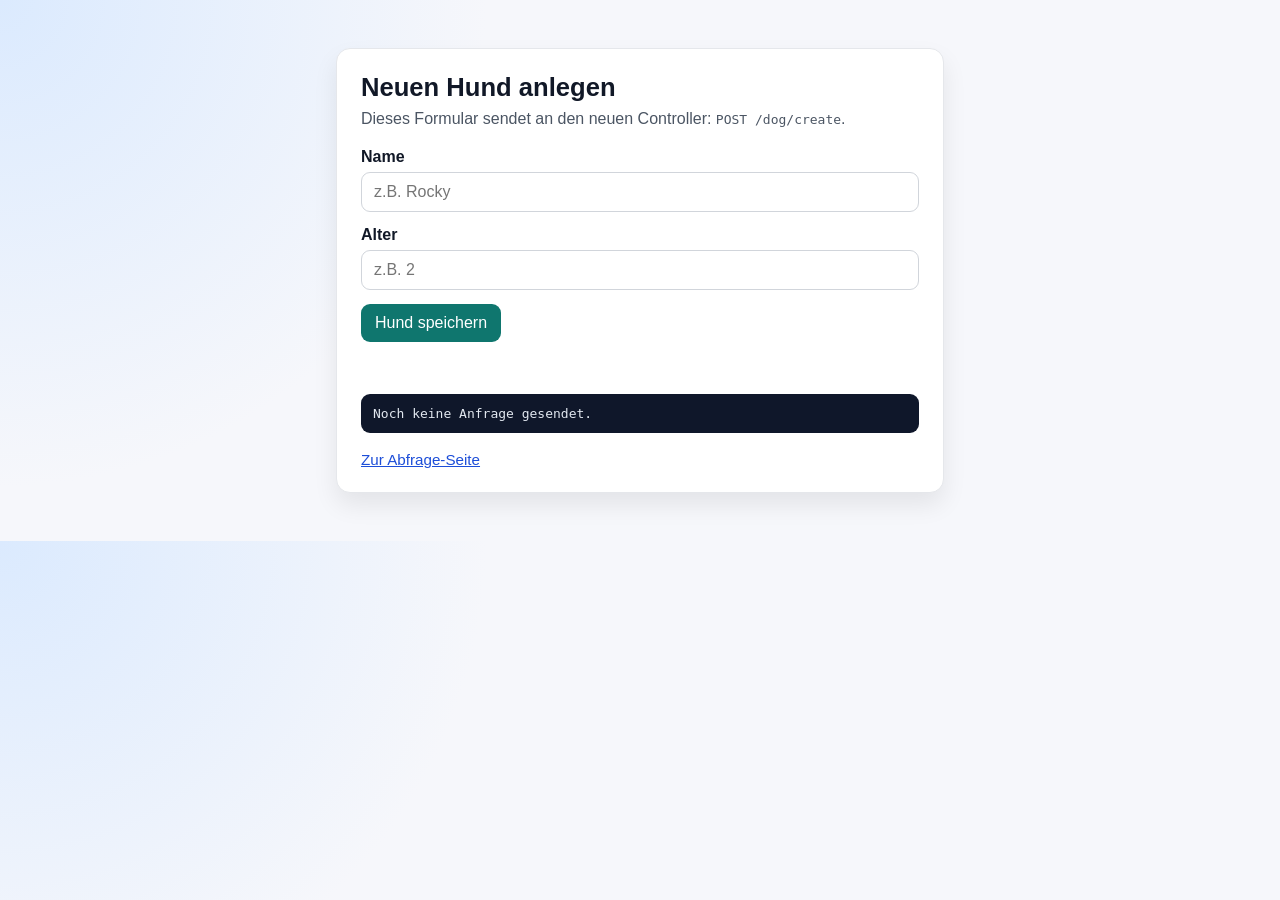
<file: src/main/resources/static/hund-anlegen.html>
<!DOCTYPE html>
<html lang="de">
<head>
    <meta charset="UTF-8">
    <meta name="viewport" content="width=device-width, initial-scale=1.0">
    <title>Neuen Hund anlegen</title>
    <style>
        :root {
            --bg: #f6f7fb;
            --card: #ffffff;
            --text: #111827;
            --muted: #4b5563;
            --primary: #0f766e;
            --primary-hover: #115e59;
            --danger: #b91c1c;
            --success: #166534;
            --border: #d1d5db;
        }

        * {
            box-sizing: border-box;
        }

        body {
            margin: 0;
            font-family: "Segoe UI", Tahoma, Geneva, Verdana, sans-serif;
            background: radial-gradient(circle at top left, #dbeafe, var(--bg) 35%);
            color: var(--text);
        }

        main {
            max-width: 640px;
            margin: 48px auto;
            padding: 0 16px;
        }

        .card {
            background: var(--card);
            border: 1px solid #e5e7eb;
            border-radius: 14px;
            padding: 24px;
            box-shadow: 0 12px 24px rgba(0, 0, 0, 0.08);
        }

        h1 {
            margin: 0 0 8px;
            font-size: 1.6rem;
        }

        p {
            color: var(--muted);
            margin: 0 0 20px;
        }

        .field {
            display: grid;
            gap: 6px;
            margin-bottom: 14px;
        }

        label {
            font-weight: 600;
        }

        input {
            border: 1px solid var(--border);
            border-radius: 9px;
            font-size: 1rem;
            padding: 10px 12px;
        }

        input:focus {
            outline: 2px solid #bfdbfe;
            border-color: #93c5fd;
        }

        button {
            border: 0;
            border-radius: 9px;
            background: var(--primary);
            color: #ffffff;
            font-size: 1rem;
            padding: 10px 14px;
            cursor: pointer;
        }

        button:hover {
            background: var(--primary-hover);
        }

        .status {
            min-height: 24px;
            margin-top: 16px;
            font-weight: 600;
        }

        .status.error {
            color: var(--danger);
        }

        .status.success {
            color: var(--success);
        }

        pre {
            margin-top: 12px;
            background: #0f172a;
            color: #e2e8f0;
            border-radius: 9px;
            padding: 12px;
            overflow-x: auto;
        }

        .links {
            margin-top: 18px;
            font-size: 0.95rem;
        }

        .links a {
            color: #1d4ed8;
        }
    </style>
</head>
<body>
<main>
    <section class="card">
        <h1>Neuen Hund anlegen</h1>
        <p>Dieses Formular sendet an den neuen Controller: <code>POST /dog/create</code>.</p>

        <form id="hundForm">
            <div class="field">
                <label for="name">Name</label>
                <input id="name" name="name" type="text" required placeholder="z.B. Rocky">
            </div>

            <div class="field">
                <label for="age">Alter</label>
                <input id="age" name="age" type="number" min="0" required placeholder="z.B. 2">
            </div>

            <button type="submit">Hund speichern</button>
        </form>

        <div id="status" class="status"></div>
        <pre id="result">Noch keine Anfrage gesendet.</pre>

        <div class="links">
            <a href="/hunde.html">Zur Abfrage-Seite</a>
        </div>
    </section>
</main>

<script>
    const form = document.getElementById("hundForm");
    const statusEl = document.getElementById("status");
    const resultEl = document.getElementById("result");

    function setStatus(message, cssClass) {
        statusEl.className = "status " + (cssClass || "");
        statusEl.textContent = message;
    }

    function safeJsonParse(text) {
        try {
            return JSON.parse(text);
        } catch (_) {
            return null;
        }
    }

    form.addEventListener("submit", async (event) => {
        event.preventDefault();

        const payload = {
            name: form.name.value,
            age: Number(form.age.value)
        };

        setStatus("Sende Daten...", "");

        try {
            const response = await fetch("/dog/create", {
                method: "POST",
                headers: {
                    "Content-Type": "application/json"
                },
                body: JSON.stringify(payload)
            });

            const raw = await response.text();
            const parsed = safeJsonParse(raw);

            if (!response.ok) {
                const message = parsed && parsed.message ? parsed.message : "Fehler beim Speichern.";
                setStatus("Fehler " + response.status + ": " + message, "error");
                resultEl.textContent = raw || "Keine weiteren Details.";
                return;
            }

            setStatus("Hund erfolgreich gespeichert.", "success");
            resultEl.textContent = JSON.stringify(parsed, null, 2);
        } catch (err) {
            setStatus("Netzwerkfehler: " + err.message, "error");
            resultEl.textContent = "Request konnte nicht ausgefuehrt werden.";
        }
    });
</script>
</body>
</html>
</file>
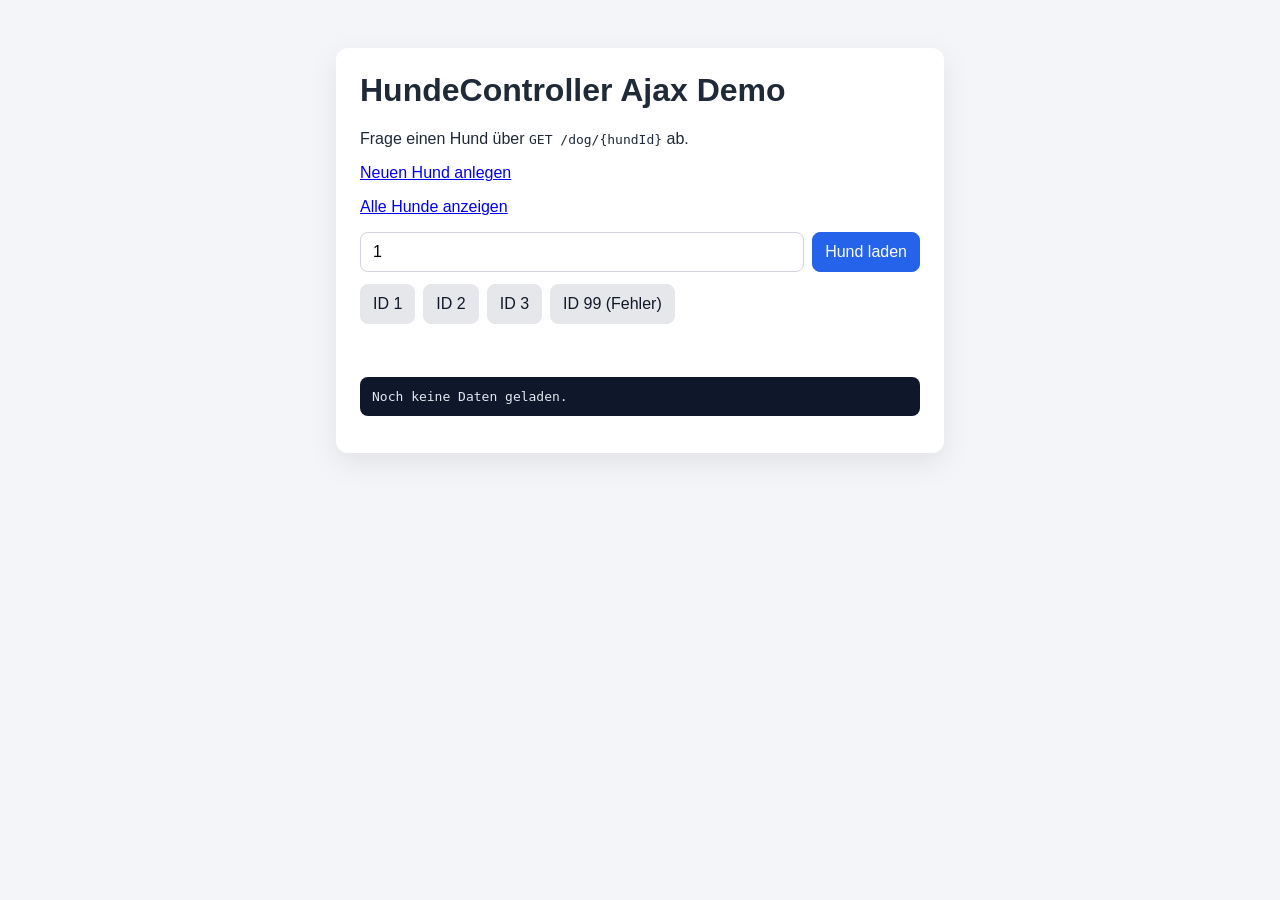
<file: src/main/resources/static/hunde.html>
<!DOCTYPE html>
<html lang="de">
<head>
    <meta charset="UTF-8">
    <meta name="viewport" content="width=device-width, initial-scale=1.0">
    <title>Hunde Demo</title>
    <style>
        body {
            margin: 0;
            font-family: Arial, sans-serif;
            background: #f3f5f8;
            color: #1f2937;
        }
        .container {
            max-width: 560px;
            margin: 48px auto;
            background: #ffffff;
            border-radius: 12px;
            padding: 24px;
            box-shadow: 0 10px 30px rgba(0, 0, 0, 0.08);
        }
        h1 {
            margin-top: 0;
        }
        .controls {
            display: flex;
            gap: 8px;
            margin-bottom: 12px;
        }
        input, button {
            padding: 10px 12px;
            border-radius: 8px;
            border: 1px solid #d1d5db;
            font-size: 16px;
        }
        input {
            flex: 1;
        }
        button {
            background: #2563eb;
            color: #fff;
            border-color: #2563eb;
            cursor: pointer;
        }
        button:hover {
            background: #1d4ed8;
        }
        .quick-links {
            display: flex;
            gap: 8px;
            margin-bottom: 16px;
        }
        .quick-links button {
            background: #e5e7eb;
            color: #111827;
            border-color: #e5e7eb;
        }
        .quick-links button:hover {
            background: #d1d5db;
        }
        .status {
            min-height: 24px;
            margin-bottom: 8px;
            font-weight: bold;
        }
        .status.error {
            color: #b91c1c;
        }
        .status.success {
            color: #166534;
        }
        pre {
            background: #0f172a;
            color: #e2e8f0;
            border-radius: 8px;
            padding: 12px;
            overflow-x: auto;
        }
    </style>
</head>
<body>
<main class="container">
    <h1>HundeController Ajax Demo</h1>
    <p>Frage einen Hund über <code>GET /dog/{hundId}</code> ab.</p>
    <p><a href="/hund-anlegen.html">Neuen Hund anlegen</a></p>
    <p><a href="/alle-hunde.html">Alle Hunde anzeigen</a></p>

    <div class="controls">
        <input id="hundId" type="number" min="1" value="1" placeholder="Hund-ID eingeben">
        <button id="ladenBtn" type="button">Hund laden</button>
    </div>

    <div class="quick-links">
        <button type="button" data-id="1">ID 1</button>
        <button type="button" data-id="2">ID 2</button>
        <button type="button" data-id="3">ID 3</button>
        <button type="button" data-id="99">ID 99 (Fehler)</button>
    </div>

    <div id="status" class="status"></div>
    <pre id="result">Noch keine Daten geladen.</pre>
</main>

<script>
    const idInput = document.getElementById("hundId");
    const ladenBtn = document.getElementById("ladenBtn");
    const statusEl = document.getElementById("status");
    const resultEl = document.getElementById("result");

    async function ladeHund() {
        const hundId = idInput.value;
        if (!hundId) {
            setError("Bitte zuerst eine Hund-ID eingeben.");
            return;
        }

        setLoading("Lade Hund mit ID " + hundId + " ...");

        try {
            const response = await fetch("/dog/" + encodeURIComponent(hundId));
            const text = await response.text();
            const payload = tryParseJson(text);

            if (!response.ok) {
                const message = payload && payload.message ? payload.message : (text || "Unbekannter Fehler");
                setError("Fehler " + response.status + ": " + message);
                resultEl.textContent = text || "Keine Fehlerdetails vorhanden.";
                return;
            }

            setSuccess("Hund erfolgreich geladen.");
            resultEl.textContent = JSON.stringify(payload, null, 2);
        } catch (err) {
            setError("Netzwerkfehler: " + err.message);
            resultEl.textContent = "Request konnte nicht ausgeführt werden.";
        }
    }

    function tryParseJson(text) {
        try {
            return JSON.parse(text);
        } catch (_) {
            return null;
        }
    }

    function setLoading(msg) {
        statusEl.className = "status";
        statusEl.textContent = msg;
    }

    function setError(msg) {
        statusEl.className = "status error";
        statusEl.textContent = msg;
    }

    function setSuccess(msg) {
        statusEl.className = "status success";
        statusEl.textContent = msg;
    }

    ladenBtn.addEventListener("click", ladeHund);

    document.querySelectorAll(".quick-links button").forEach((button) => {
        button.addEventListener("click", () => {
            idInput.value = button.dataset.id;
            ladeHund();
        });
    });
</script>
</body>
</html>
</file>
<file: wordl/frontend/src/main/resources/static/styles.css>
:root {
    --bg: #f3efe3;
    --bg-deep: #e4dcc6;
    --panel: rgba(255, 252, 245, 0.88);
    --line: rgba(64, 53, 45, 0.14);
    --text: #201a16;
    --muted: #6e655d;
    --correct: #537d4e;
    --present: #b89a42;
    --absent: #7b746e;
    --accent: #b55d32;
    --accent-deep: #8f4420;
    --shadow: 0 28px 70px rgba(48, 34, 23, 0.14);
}

* {
    box-sizing: border-box;
}

body {
    margin: 0;
    min-height: 100vh;
    font-family: Georgia, "Times New Roman", serif;
    color: var(--text);
    background:
            radial-gradient(circle at top left, rgba(181, 93, 50, 0.15), transparent 24rem),
            radial-gradient(circle at bottom right, rgba(83, 125, 78, 0.18), transparent 28rem),
            linear-gradient(180deg, var(--bg) 0%, var(--bg-deep) 100%);
}

button,
input {
    font: inherit;
}

.shell {
    width: min(1180px, calc(100% - 2rem));
    margin: 0 auto;
    padding: 2rem 0 3rem;
}

.hero {
    display: flex;
    justify-content: space-between;
    gap: 1.5rem;
    align-items: flex-end;
    margin-bottom: 1.5rem;
}

.hero__copy {
    max-width: 42rem;
    animation: rise-in 500ms ease-out;
}

.hero__controls {
    display: flex;
    gap: 0.8rem;
    align-items: center;
    flex-wrap: wrap;
    justify-content: flex-end;
}

.eyebrow,
.meta-label {
    margin: 0 0 0.5rem;
    text-transform: uppercase;
    letter-spacing: 0.12em;
    font-size: 0.78rem;
    color: var(--muted);
}

h1 {
    margin: 0;
    font-size: clamp(3.4rem, 8vw, 5.8rem);
    line-height: 0.92;
}

.intro {
    margin: 1rem 0 0;
    max-width: 38rem;
    font-size: 1.1rem;
    line-height: 1.65;
    color: #322924;
}

.size-picker {
    display: inline-flex;
    padding: 0.3rem;
    border: 1px solid var(--line);
    border-radius: 999px;
    background: rgba(255, 255, 255, 0.58);
    backdrop-filter: blur(14px);
}

.chip,
.primary-action,
.guess-form__button,
.keyboard__key {
    border: 0;
    cursor: pointer;
    transition: transform 160ms ease, background-color 160ms ease, color 160ms ease, box-shadow 160ms ease;
}

.chip {
    min-width: 2.8rem;
    padding: 0.65rem 0.9rem;
    border-radius: 999px;
    background: transparent;
    color: var(--muted);
}

.chip--active {
    background: var(--text);
    color: #fffaf2;
}

.primary-action,
.guess-form__button {
    padding: 0.95rem 1.25rem;
    border-radius: 999px;
    color: #fff7f0;
    background: linear-gradient(135deg, var(--accent) 0%, var(--accent-deep) 100%);
    box-shadow: 0 14px 30px rgba(143, 68, 32, 0.24);
}

.primary-action:hover,
.guess-form__button:hover,
.keyboard__key:hover,
.chip:hover {
    transform: translateY(-1px);
}

.layout {
    display: grid;
    grid-template-columns: minmax(0, 1.35fr) minmax(300px, 0.8fr);
    gap: 1.4rem;
    align-items: start;
}

.panel {
    border: 1px solid var(--line);
    border-radius: 2rem;
    background: var(--panel);
    backdrop-filter: blur(18px);
    box-shadow: var(--shadow);
}

.panel--game {
    padding: 1.4rem;
}

.panel--aside {
    padding: 1.4rem;
    animation: rise-in 650ms ease-out;
}

.panel__meta {
    display: flex;
    justify-content: space-between;
    gap: 1rem;
    align-items: center;
    margin-bottom: 1.2rem;
}

.meta-value {
    margin: 0;
    font-size: 1.2rem;
}

.pill {
    padding: 0.55rem 0.9rem;
    border-radius: 999px;
    background: rgba(32, 26, 22, 0.08);
    color: var(--muted);
    white-space: nowrap;
}

.pill--won {
    background: rgba(83, 125, 78, 0.18);
    color: var(--correct);
}

.pill--lost {
    background: rgba(181, 93, 50, 0.18);
    color: var(--accent-deep);
}

.board {
    display: grid;
    gap: 0.55rem;
    margin-bottom: 1rem;
}

.board__row {
    display: grid;
    gap: 0.55rem;
}

.tile {
    aspect-ratio: 1 / 1;
    width: min(100%, 4.2rem);
    display: grid;
    place-items: center;
    border-radius: 1rem;
    border: 1px solid rgba(32, 26, 22, 0.12);
    background: rgba(255, 255, 255, 0.72);
    font-size: clamp(1.2rem, 2vw, 1.8rem);
    font-weight: 700;
    letter-spacing: 0.08em;
    text-transform: uppercase;
    transform-origin: center;
}

.tile--filled {
    border-color: rgba(32, 26, 22, 0.28);
}

.tile--correct,
.legend-tile--correct {
    color: #fdfcf8;
    background: var(--correct);
}

.tile--present,
.legend-tile--present {
    color: #fdfcf8;
    background: var(--present);
}

.tile--absent,
.legend-tile--absent {
    color: #fdfcf8;
    background: var(--absent);
}

.tile--revealed {
    animation: flip-in 360ms ease;
}

.guess-form {
    display: grid;
    grid-template-columns: minmax(0, 1fr) auto;
    gap: 0.75rem;
    margin-bottom: 1rem;
}

.guess-form__input {
    width: 100%;
    padding: 1rem 1.1rem;
    border: 1px solid var(--line);
    border-radius: 1rem;
    background: rgba(255, 255, 255, 0.82);
    text-transform: uppercase;
    letter-spacing: 0.12em;
}

.guess-form__input:focus {
    outline: 2px solid rgba(181, 93, 50, 0.32);
    outline-offset: 2px;
}

.status-message {
    min-height: 1.7rem;
    margin: 0 0 1rem;
    color: var(--muted);
}

.status-message--error {
    color: #8f4420;
}

.status-message--success {
    color: var(--correct);
}

.keyboard {
    display: grid;
    gap: 0.5rem;
}

.keyboard__row {
    display: flex;
    justify-content: center;
    gap: 0.45rem;
}

.keyboard__key {
    min-width: 2.65rem;
    padding: 0.8rem 0.5rem;
    border-radius: 0.9rem;
    background: rgba(32, 26, 22, 0.08);
    color: var(--text);
}

.keyboard__key[data-state="CORRECT"] {
    background: var(--correct);
    color: #fff;
}

.keyboard__key[data-state="PRESENT"] {
    background: var(--present);
    color: #fff;
}

.keyboard__key[data-state="ABSENT"] {
    background: var(--absent);
    color: #fff;
}

.keyboard__key--wide {
    min-width: 4.8rem;
}

.aside-block + .aside-block {
    margin-top: 1.35rem;
    padding-top: 1.35rem;
    border-top: 1px solid var(--line);
}

.aside-block--accent {
    color: #3b2d24;
}

.rules {
    margin: 0;
    padding-left: 1.2rem;
    line-height: 1.7;
    color: #3b2d24;
}

.legend {
    display: grid;
    gap: 0.8rem;
}

.legend-row {
    display: grid;
    grid-template-columns: auto 1fr;
    gap: 0.75rem;
    align-items: center;
}

.legend-tile {
    width: 2.3rem;
    height: 2.3rem;
    border-radius: 0.7rem;
    display: grid;
    place-items: center;
    font-weight: 700;
}

.sr-only {
    position: absolute;
    width: 1px;
    height: 1px;
    padding: 0;
    margin: -1px;
    overflow: hidden;
    clip: rect(0, 0, 0, 0);
    white-space: nowrap;
    border: 0;
}

@keyframes rise-in {
    from {
        opacity: 0;
        transform: translateY(12px);
    }
    to {
        opacity: 1;
        transform: translateY(0);
    }
}

@keyframes flip-in {
    0% {
        transform: rotateX(90deg);
        opacity: 0.4;
    }
    100% {
        transform: rotateX(0);
        opacity: 1;
    }
}

@media (max-width: 920px) {
    .hero,
    .panel__meta {
        flex-direction: column;
        align-items: flex-start;
    }

    .layout {
        grid-template-columns: 1fr;
    }

    .hero__controls {
        justify-content: flex-start;
    }
}

@media (max-width: 640px) {
    .shell {
        width: min(100% - 1rem, 100%);
        padding-top: 1rem;
    }

    .panel,
    .panel--game,
    .panel--aside {
        border-radius: 1.4rem;
    }

    .guess-form {
        grid-template-columns: 1fr;
    }

    .tile {
        width: 100%;
    }

    .keyboard__row {
        gap: 0.25rem;
    }

    .keyboard__key {
        min-width: 0;
        flex: 1 1 0;
        padding-inline: 0.2rem;
    }
}
</file>
